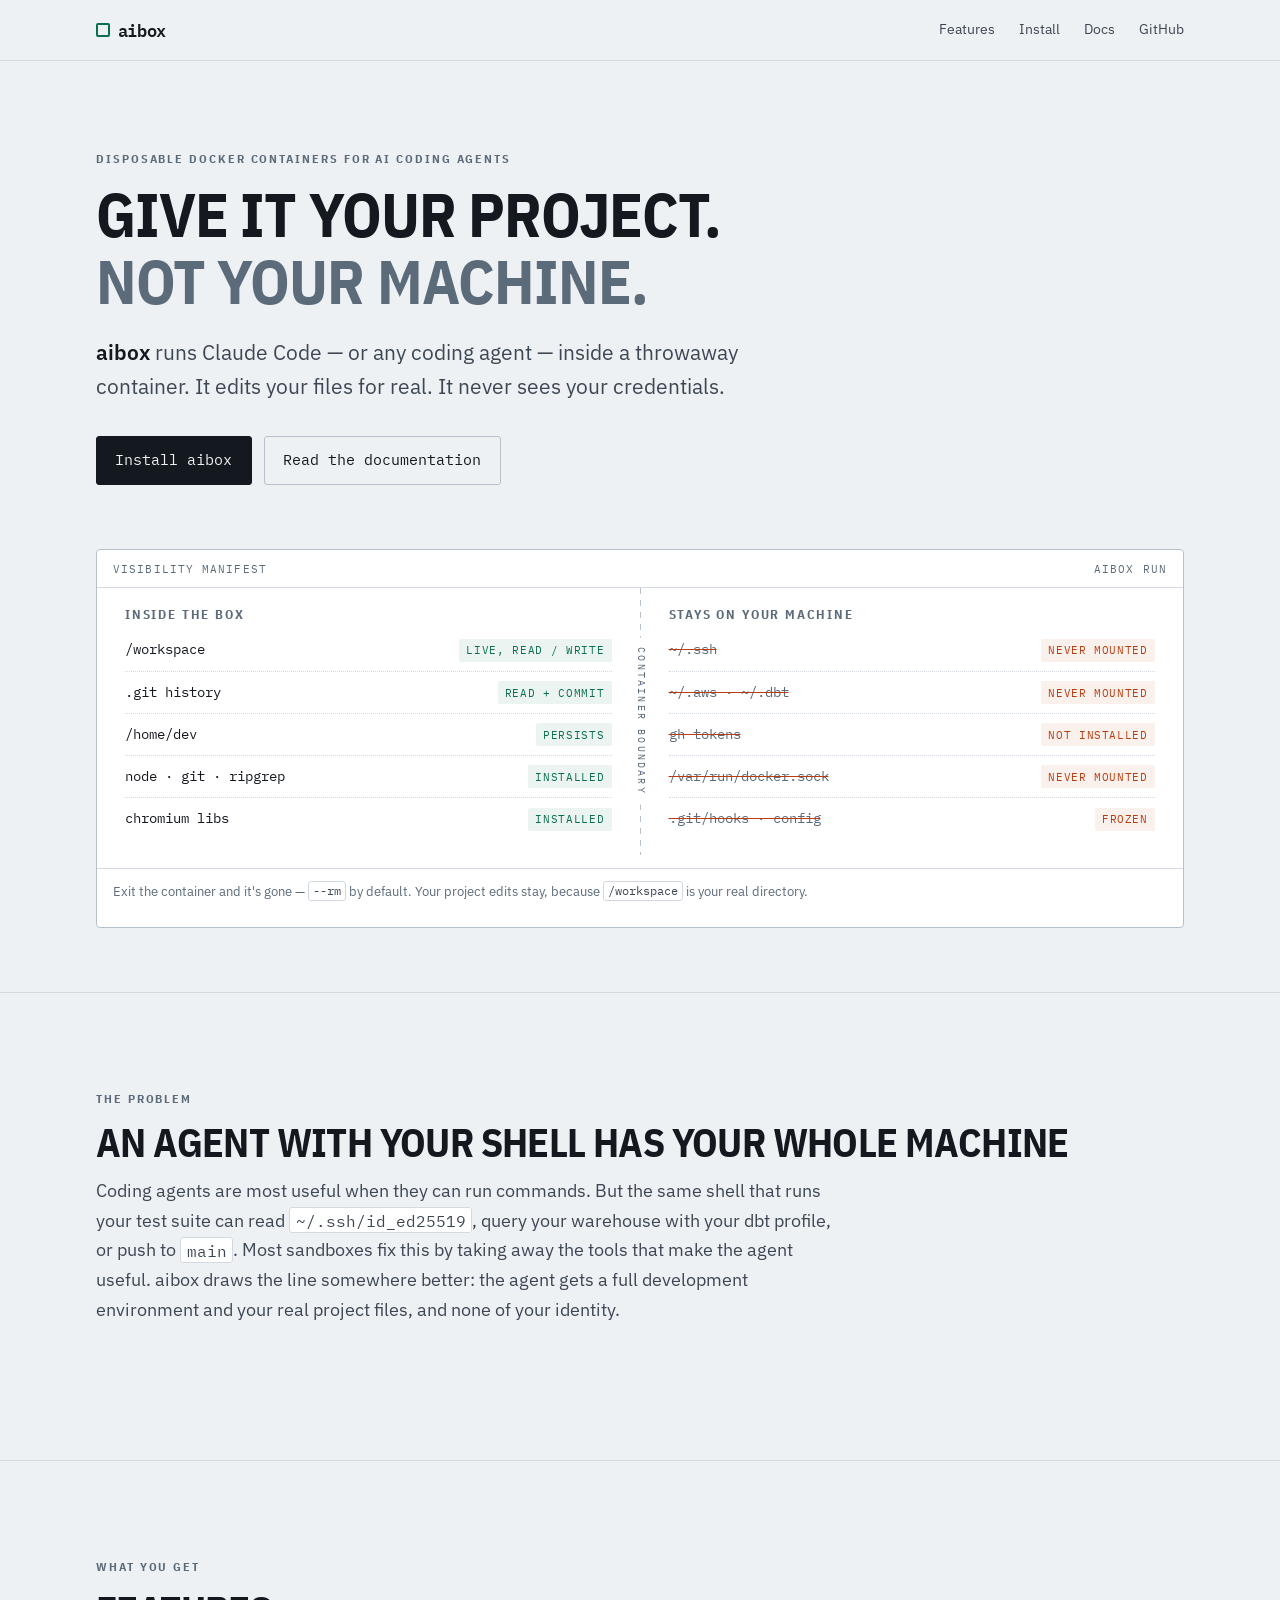
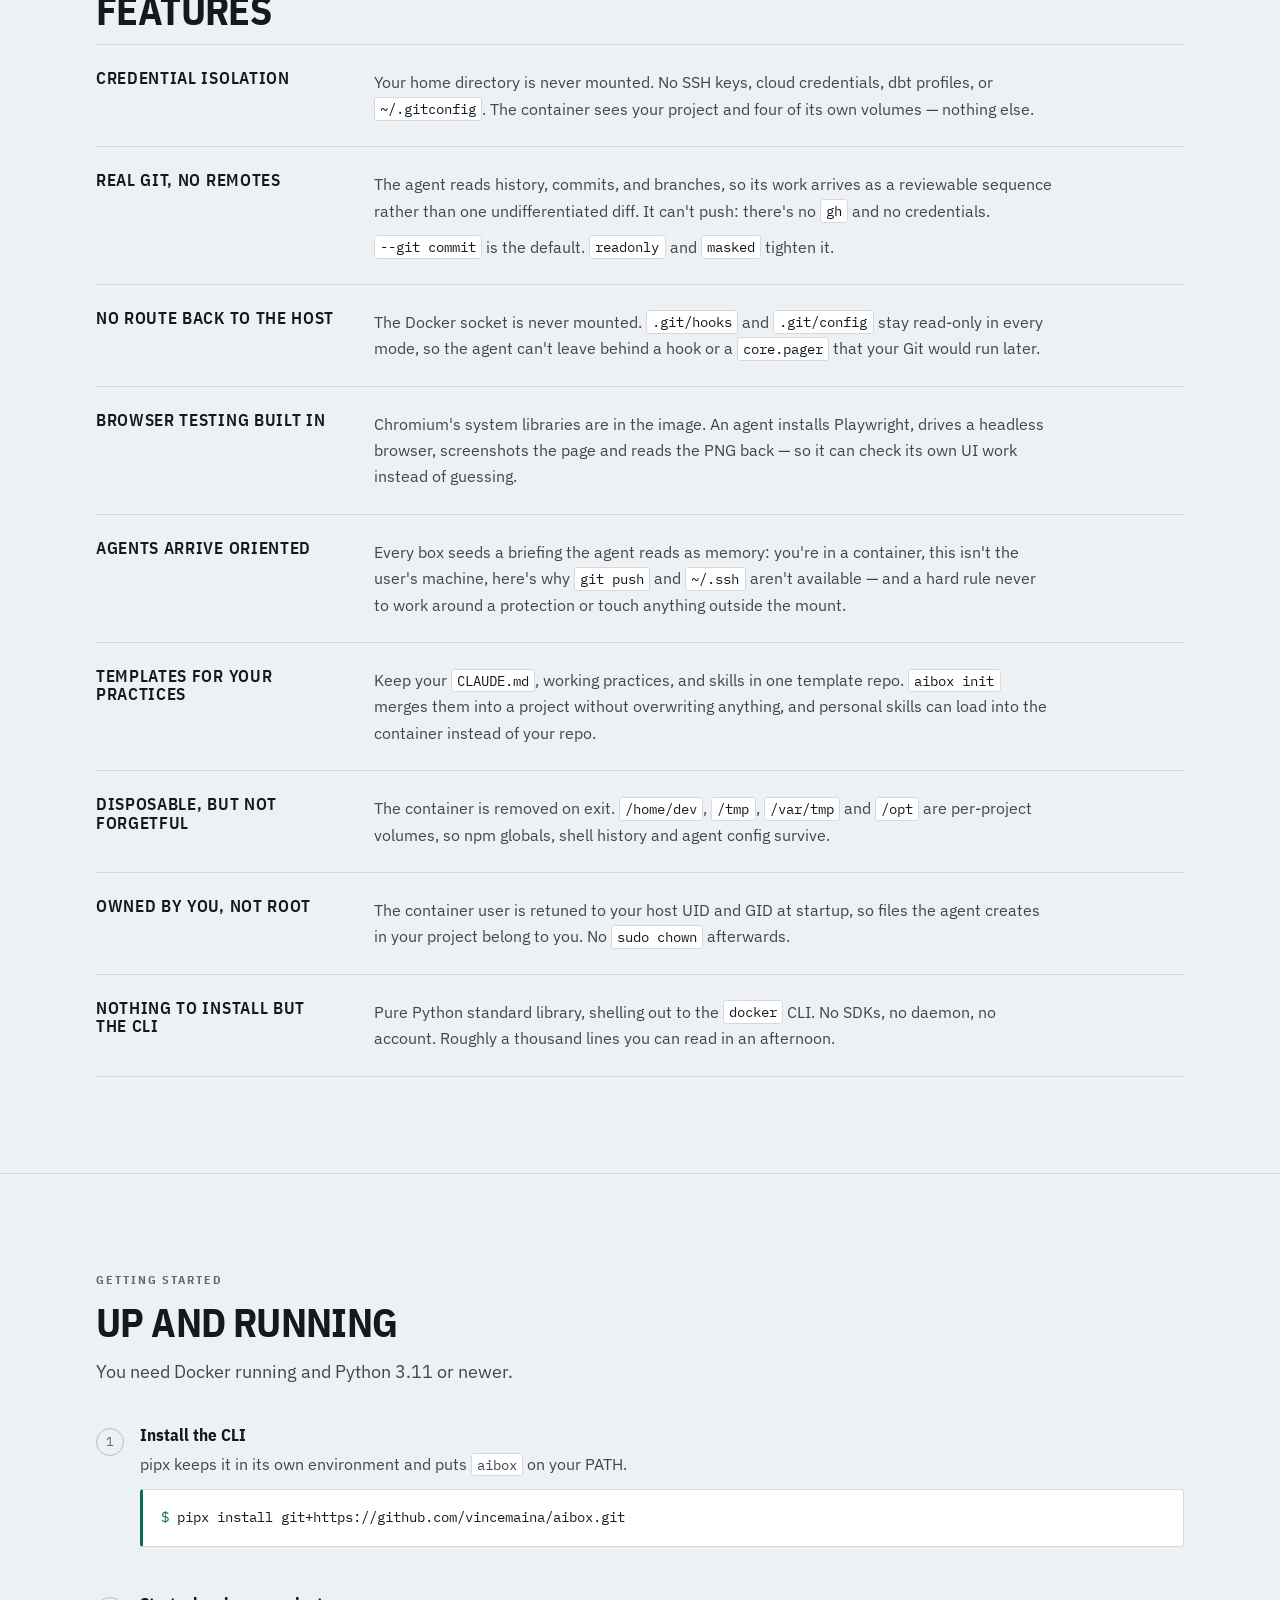
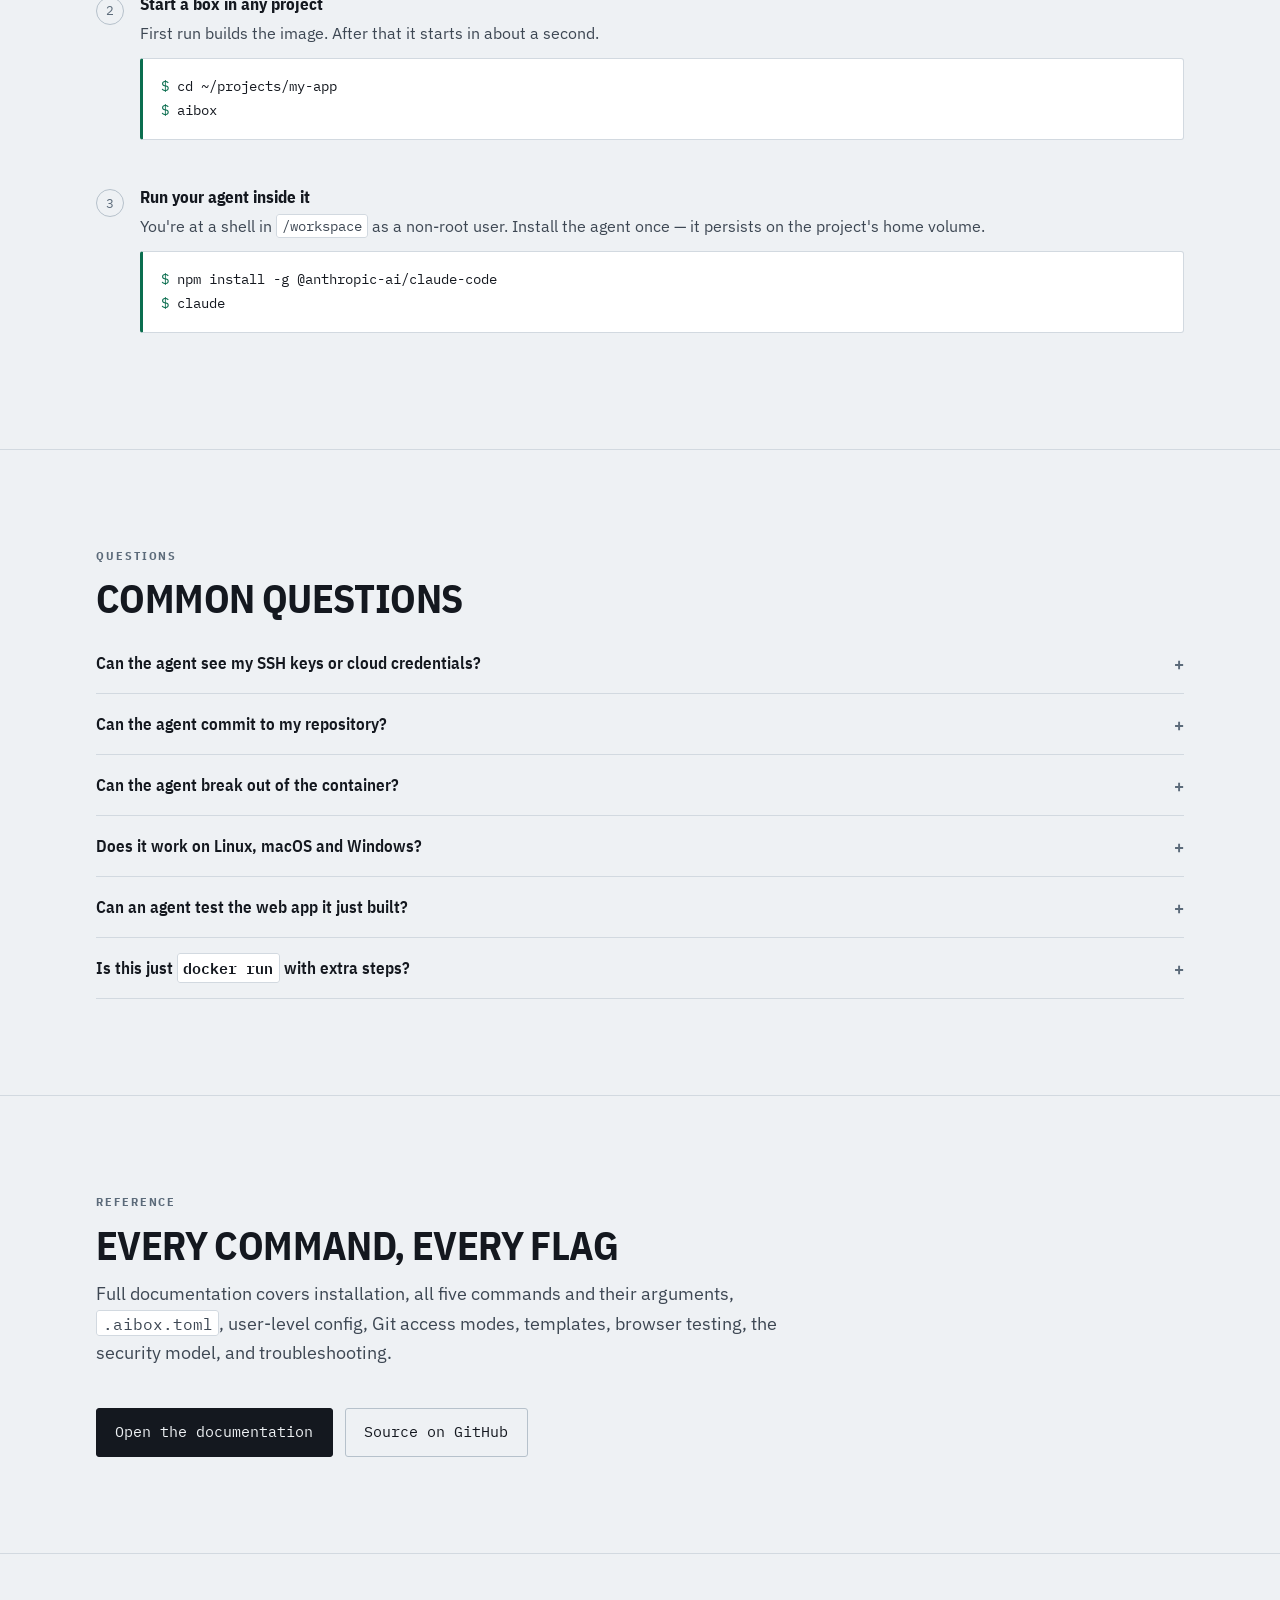
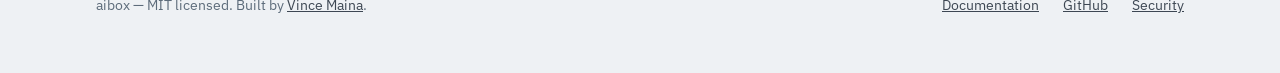
<file: docs/index.html>
<!doctype html>
<html lang="en">
<head>
<meta charset="utf-8">
<meta name="viewport" content="width=device-width, initial-scale=1">

<title>aibox — Disposable Docker Sandboxes for AI Coding Agents</title>
<meta name="description" content="aibox runs Claude Code and other AI coding agents in a throwaway Docker container. The agent edits your project; it never sees your SSH keys, cloud credentials, or Docker socket.">
<link rel="canonical" href="https://vincemaina.github.io/aibox/">

<meta property="og:type" content="website">
<meta property="og:site_name" content="aibox">
<meta property="og:title" content="aibox — Disposable Docker Sandboxes for AI Coding Agents">
<meta property="og:description" content="Give an AI coding agent your project, not your machine. One command starts a throwaway container with no access to your credentials.">
<meta property="og:url" content="https://vincemaina.github.io/aibox/">
<meta property="og:image" content="https://vincemaina.github.io/aibox/og-image.png">
<meta property="og:image:width" content="1200">
<meta property="og:image:height" content="630">
<meta property="og:image:alt" content="aibox — disposable Docker containers for AI coding agents">
<meta name="twitter:card" content="summary_large_image">
<meta name="twitter:title" content="aibox — Disposable Docker Sandboxes for AI Coding Agents">
<meta name="twitter:description" content="Give an AI coding agent your project, not your machine.">
<meta name="twitter:image" content="https://vincemaina.github.io/aibox/og-image.png">

<meta name="theme-color" content="#eef1f4" media="(prefers-color-scheme: light)">
<meta name="theme-color" content="#101419" media="(prefers-color-scheme: dark)">
<link rel="icon" href="data:image/svg+xml,<svg xmlns='http://www.w3.org/2000/svg' viewBox='0 0 32 32'><rect x='5' y='5' width='22' height='22' rx='4' fill='none' stroke='%230b6e4f' stroke-width='4'/></svg>">

<link rel="preconnect" href="https://fonts.googleapis.com">
<link rel="preconnect" href="https://fonts.gstatic.com" crossorigin>
<link href="https://fonts.googleapis.com/css2?family=IBM+Plex+Mono:wght@400;500;600&family=IBM+Plex+Sans+Condensed:wght@600;700&family=IBM+Plex+Sans:wght@400;500;600&display=swap" rel="stylesheet">
<link rel="stylesheet" href="style.css">

<script type="application/ld+json">
{
  "@context": "https://schema.org",
  "@type": "SoftwareApplication",
  "name": "aibox",
  "applicationCategory": "DeveloperApplication",
  "operatingSystem": "macOS, Linux, Windows",
  "description": "A command-line tool that runs AI coding agents such as Claude Code inside disposable Docker containers, isolated from host credentials and the Docker socket.",
  "url": "https://vincemaina.github.io/aibox/",
  "downloadUrl": "https://github.com/vincemaina/aibox",
  "codeRepository": "https://github.com/vincemaina/aibox",
  "programmingLanguage": "Python",
  "license": "https://opensource.org/licenses/MIT",
  "author": { "@type": "Person", "name": "Vince Maina" },
  "offers": { "@type": "Offer", "price": "0", "priceCurrency": "USD" }
}
</script>
<script type="application/ld+json">
{
  "@context": "https://schema.org",
  "@type": "FAQPage",
  "mainEntity": [
    {
      "@type": "Question",
      "name": "Can the AI agent see my SSH keys or cloud credentials?",
      "acceptedAnswer": { "@type": "Answer", "text": "No. Your home directory is never mounted. The container sees only your project at /workspace plus four project-specific Docker volumes, so ~/.ssh, ~/.aws, dbt profiles and GitHub tokens are unreachable." }
    },
    {
      "@type": "Question",
      "name": "Can the agent commit to my repository?",
      "acceptedAnswer": { "@type": "Answer", "text": "Yes. By default the agent can read history, commit, branch and rebase, so it can shape its work into a reviewable history. It cannot push, because no credentials and no GitHub CLI are present in the container." }
    },
    {
      "@type": "Question",
      "name": "Can the agent break out of the container?",
      "acceptedAnswer": { "@type": "Answer", "text": "The Docker socket is never mounted, the container runs as a non-root user matched to your host UID, and the two Git paths that would make host-side Git execute code — .git/hooks and .git/config — are held read-only in every mode." }
    },
    {
      "@type": "Question",
      "name": "Does aibox work on Linux, macOS and Windows?",
      "acceptedAnswer": { "@type": "Answer", "text": "Yes. It needs Python 3.11 or newer and a running Docker daemon. On Linux an entrypoint script matches the container user to your host UID and GID so files you create stay owned by you." }
    },
    {
      "@type": "Question",
      "name": "Can an AI agent test the web app it just built?",
      "acceptedAnswer": { "@type": "Answer", "text": "Yes. Chromium's system libraries ship in the image, so an agent can install Playwright, drive a headless browser, screenshot the page and read the image back to check its own work." }
    }
  ]
}
</script>
</head>
<body>

<header class="masthead">
  <div class="wrap masthead__inner">
    <a class="wordmark" href="./">aibox</a>
    <nav>
      <a href="#features">Features</a>
      <a href="#install">Install</a>
      <a href="documentation.html">Docs</a>
      <a href="https://github.com/vincemaina/aibox">GitHub</a>
    </nav>
  </div>
</header>

<main>

<section class="wrap hero">
  <p class="eyebrow">Disposable Docker containers for AI coding agents</p>
  <h1>Give it your project.<em>Not your machine.</em></h1>
  <p class="hero__sub">
    <strong>aibox</strong> runs Claude Code — or any coding agent — inside a throwaway
    container. It edits your files for real. It never sees your credentials.
  </p>
  <div class="actions">
    <a class="btn" href="#install">Install aibox</a>
    <a class="btn btn--ghost" href="documentation.html">Read the documentation</a>
  </div>

  <!-- Signature element: the boundary itself, as a manifest. -->
  <div class="ledger">
    <div class="ledger__head">
      <span>Visibility manifest</span>
      <span>aibox run</span>
    </div>

    <div class="ledger__col ledger__col--in">
      <h2>Inside the box</h2>
      <ul>
        <li><span>/workspace</span><span class="tag tag--allow">live, read / write</span></li>
        <li><span>.git history</span><span class="tag tag--allow">read + commit</span></li>
        <li><span>/home/dev</span><span class="tag tag--allow">persists</span></li>
        <li><span>node · git · ripgrep</span><span class="tag tag--allow">installed</span></li>
        <li><span>chromium libs</span><span class="tag tag--allow">installed</span></li>
      </ul>
    </div>

    <div class="ledger__spine"><span>container boundary</span></div>

    <div class="ledger__col ledger__col--out">
      <h2>Stays on your machine</h2>
      <ul>
        <li><span>~/.ssh</span><span class="tag tag--deny">never mounted</span></li>
        <li><span>~/.aws · ~/.dbt</span><span class="tag tag--deny">never mounted</span></li>
        <li><span>gh tokens</span><span class="tag tag--deny">not installed</span></li>
        <li><span>/var/run/docker.sock</span><span class="tag tag--deny">never mounted</span></li>
        <li><span>.git/hooks · config</span><span class="tag tag--deny">frozen</span></li>
      </ul>
    </div>

    <p class="ledger__foot">
      Exit the container and it's gone — <code>--rm</code> by default. Your project edits
      stay, because <code>/workspace</code> is your real directory.
    </p>
  </div>
</section>

<section class="band" id="why">
  <div class="wrap">
    <p class="eyebrow">The problem</p>
    <h2>An agent with your shell has your whole machine</h2>
    <p class="lede">
      Coding agents are most useful when they can run commands. But the same shell that runs
      your test suite can read <code>~/.ssh/id_ed25519</code>, query your warehouse with your
      dbt profile, or push to <code>main</code>. Most sandboxes fix this by taking away the
      tools that make the agent useful. aibox draws the line somewhere better: the agent gets
      a full development environment and your real project files, and none of your identity.
    </p>
  </div>
</section>

<section class="band" id="features">
  <div class="wrap">
    <p class="eyebrow">What you get</p>
    <h2>Features</h2>

    <div class="specs">
      <div class="spec">
        <h3>Credential isolation</h3>
        <p>Your home directory is never mounted. No SSH keys, cloud credentials, dbt profiles, or <code>~/.gitconfig</code>. The container sees your project and four of its own volumes — nothing else.</p>
      </div>
      <div class="spec">
        <h3>Real Git, no remotes</h3>
        <p>The agent reads history, commits, and branches, so its work arrives as a reviewable sequence rather than one undifferentiated diff. It can't push: there's no <code>gh</code> and no credentials.</p>
        <p><code>--git commit</code> is the default. <code>readonly</code> and <code>masked</code> tighten it.</p>
      </div>
      <div class="spec">
        <h3>No route back to the host</h3>
        <p>The Docker socket is never mounted. <code>.git/hooks</code> and <code>.git/config</code> stay read-only in every mode, so the agent can't leave behind a hook or a <code>core.pager</code> that your Git would run later.</p>
      </div>
      <div class="spec">
        <h3>Browser testing built in</h3>
        <p>Chromium's system libraries are in the image. An agent installs Playwright, drives a headless browser, screenshots the page and reads the PNG back — so it can check its own UI work instead of guessing.</p>
      </div>
      <div class="spec">
        <h3>Agents arrive oriented</h3>
        <p>Every box seeds a briefing the agent reads as memory: you're in a container, this isn't the user's machine, here's why <code>git push</code> and <code>~/.ssh</code> aren't available — and a hard rule never to work around a protection or touch anything outside the mount.</p>
      </div>
      <div class="spec">
        <h3>Templates for your practices</h3>
        <p>Keep your <code>CLAUDE.md</code>, working practices, and skills in one template repo. <code>aibox init</code> merges them into a project without overwriting anything, and personal skills can load into the container instead of your repo.</p>
      </div>
      <div class="spec">
        <h3>Disposable, but not forgetful</h3>
        <p>The container is removed on exit. <code>/home/dev</code>, <code>/tmp</code>, <code>/var/tmp</code> and <code>/opt</code> are per-project volumes, so npm globals, shell history and agent config survive.</p>
      </div>
      <div class="spec">
        <h3>Owned by you, not root</h3>
        <p>The container user is retuned to your host UID and GID at startup, so files the agent creates in your project belong to you. No <code>sudo chown</code> afterwards.</p>
      </div>
      <div class="spec">
        <h3>Nothing to install but the CLI</h3>
        <p>Pure Python standard library, shelling out to the <code>docker</code> CLI. No SDKs, no daemon, no account. Roughly a thousand lines you can read in an afternoon.</p>
      </div>
    </div>
  </div>
</section>

<section class="band" id="install">
  <div class="wrap">
    <p class="eyebrow">Getting started</p>
    <h2>Up and running</h2>
    <p class="lede">You need Docker running and Python 3.11 or newer.</p>

    <div class="steps">
      <div class="step">
        <h3>Install the CLI</h3>
        <p>pipx keeps it in its own environment and puts <code>aibox</code> on your PATH.</p>
<pre><code><span class="p">$</span> pipx install git+https://github.com/vincemaina/aibox.git</code></pre>
      </div>
      <div class="step">
        <h3>Start a box in any project</h3>
        <p>First run builds the image. After that it starts in about a second.</p>
<pre><code><span class="p">$</span> cd ~/projects/my-app
<span class="p">$</span> aibox</code></pre>
      </div>
      <div class="step">
        <h3>Run your agent inside it</h3>
        <p>You're at a shell in <code>/workspace</code> as a non-root user. Install the agent once — it persists on the project's home volume.</p>
<pre><code><span class="p">$</span> npm install -g @anthropic-ai/claude-code
<span class="p">$</span> claude</code></pre>
      </div>
    </div>
  </div>
</section>

<section class="band faq" id="faq">
  <div class="wrap">
    <p class="eyebrow">Questions</p>
    <h2>Common questions</h2>

    <details>
      <summary><span>Can the agent see my SSH keys or cloud credentials?</span></summary>
      <p>No. Your home directory is never mounted. The container sees your project at <code>/workspace</code> plus four project-specific Docker volumes, so <code>~/.ssh</code>, <code>~/.aws</code>, dbt profiles and GitHub tokens are simply not reachable from inside.</p>
    </details>
    <details>
      <summary><span>Can the agent commit to my repository?</span></summary>
      <p>Yes, and that's the default. It can read history, commit, branch and rebase, so it can arrange its work into a history you can review. It cannot push — there are no credentials and no GitHub CLI in the container. Protecting shared history is the remote's job, via branch protection rules.</p>
    </details>
    <details>
      <summary><span>Can the agent break out of the container?</span></summary>
      <p>The Docker socket is never mounted, so it can't talk to the daemon that runs it. It runs as a non-root user. And the two Git paths that would cause code to run on your machine later — <code>.git/hooks</code> and <code>.git/config</code> — are held read-only in every mode, including when the agent is allowed to commit.</p>
    </details>
    <details>
      <summary><span>Does it work on Linux, macOS and Windows?</span></summary>
      <p>Yes. On Linux, Docker Engine needs your user in the <code>docker</code> group, and an entrypoint script matches the container user to your host UID and GID so files stay owned by you. On Windows use Docker Desktop or WSL2. Podman is not supported yet.</p>
    </details>
    <details>
      <summary><span>Can an agent test the web app it just built?</span></summary>
      <p>Yes. Chromium's system libraries ship in the image — the part that needs root and so can't be installed from inside. The agent installs Playwright, screenshots the page into <code>/workspace</code>, and reads the image back. No GUI is involved; agents see by reading image files.</p>
    </details>
    <details>
      <summary><span>Is this just <code>docker run</code> with extra steps?</span></summary>
      <p>It's the specific set of flags you'd otherwise get wrong. Stable per-project identity and volumes, host UID matching, terminal colour passthrough, and the Git protections above. You could write the command by hand; you'd write it differently in every project.</p>
    </details>
  </div>
</section>

<section class="band" id="next">
  <div class="wrap">
    <p class="eyebrow">Reference</p>
    <h2>Every command, every flag</h2>
    <p class="lede">Full documentation covers installation, all five commands and their arguments, <code>.aibox.toml</code>, user-level config, Git access modes, templates, browser testing, the security model, and troubleshooting.</p>
    <div class="actions">
      <a class="btn" href="documentation.html">Open the documentation</a>
      <a class="btn btn--ghost" href="https://github.com/vincemaina/aibox">Source on GitHub</a>
    </div>
  </div>
</section>

</main>

<footer class="footer">
  <div class="wrap footer__inner">
    <span>aibox — MIT licensed. Built by <a href="https://github.com/vincemaina">Vince Maina</a>.</span>
    <nav>
      <a href="documentation.html">Documentation</a>
      <a href="https://github.com/vincemaina/aibox">GitHub</a>
      <a href="https://github.com/vincemaina/aibox/blob/main/SECURITY.md">Security</a>
    </nav>
  </div>
</footer>

</body>
</html>
</file>
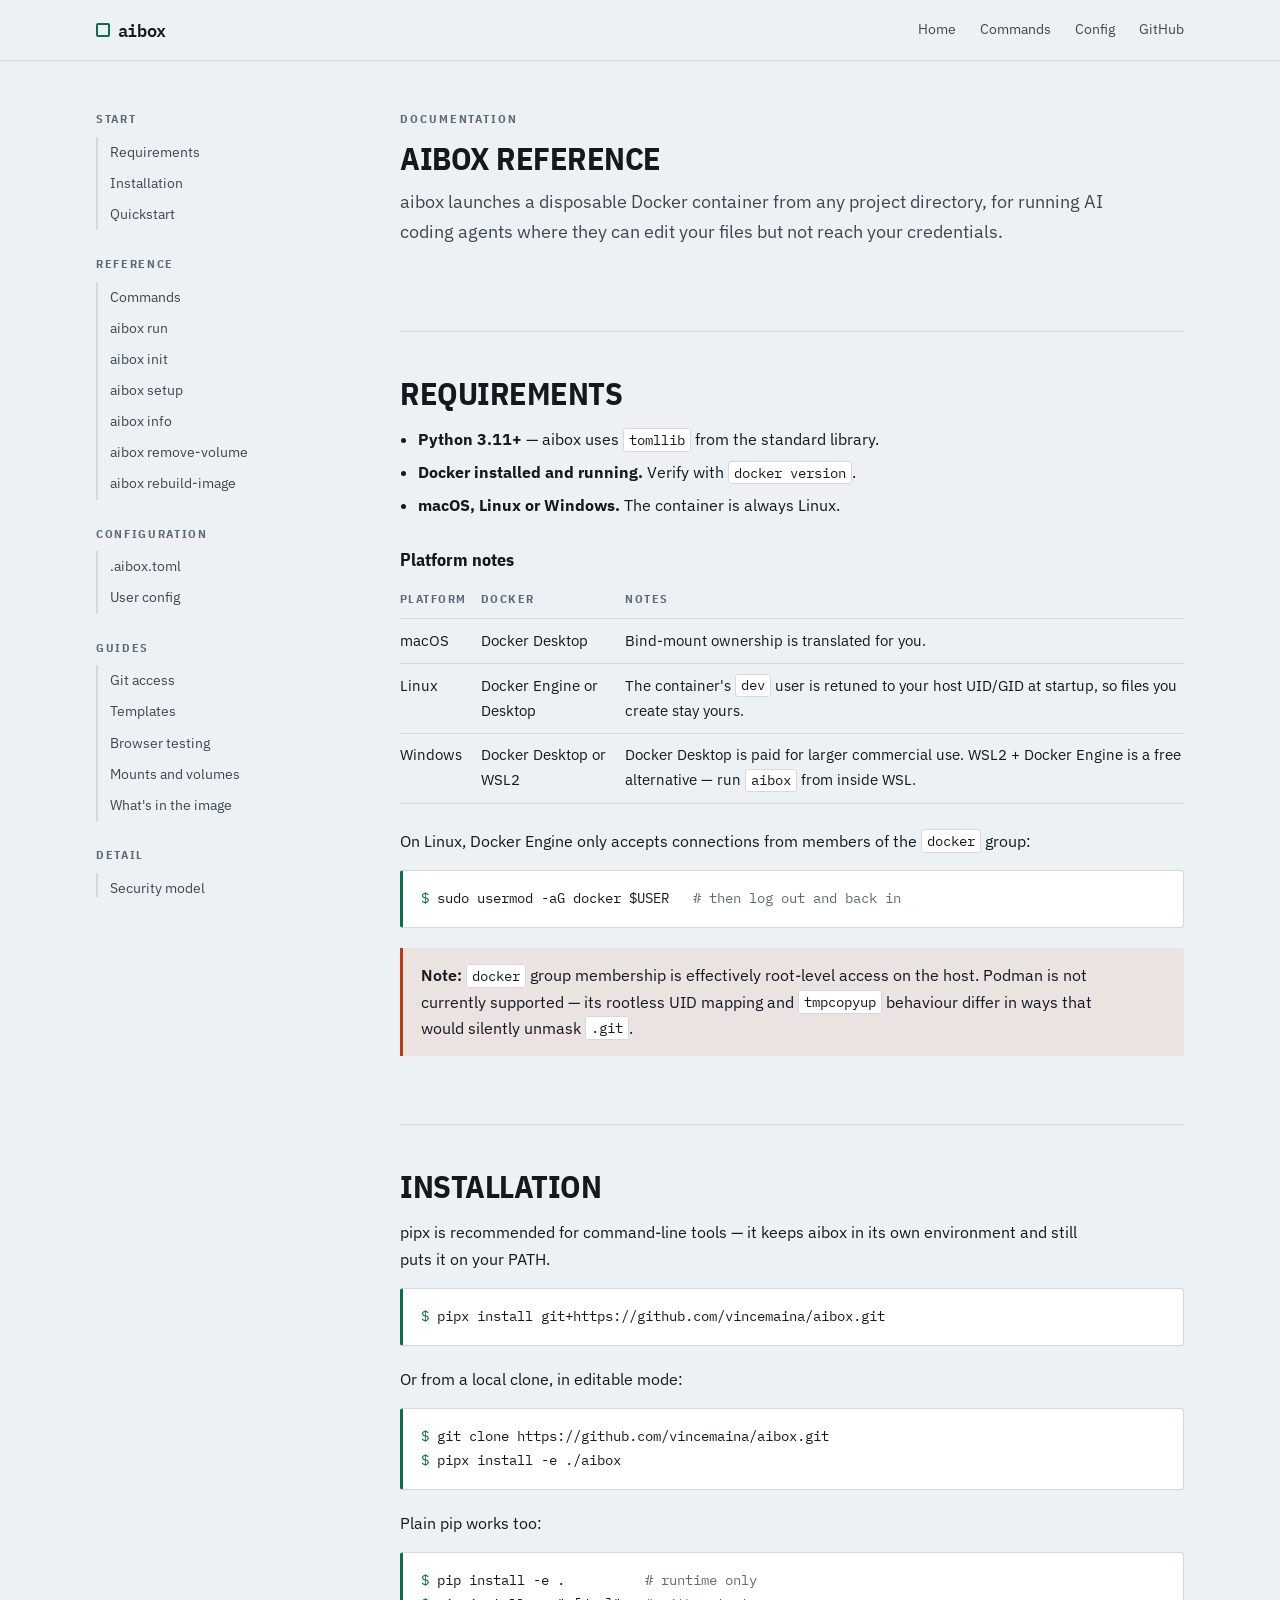
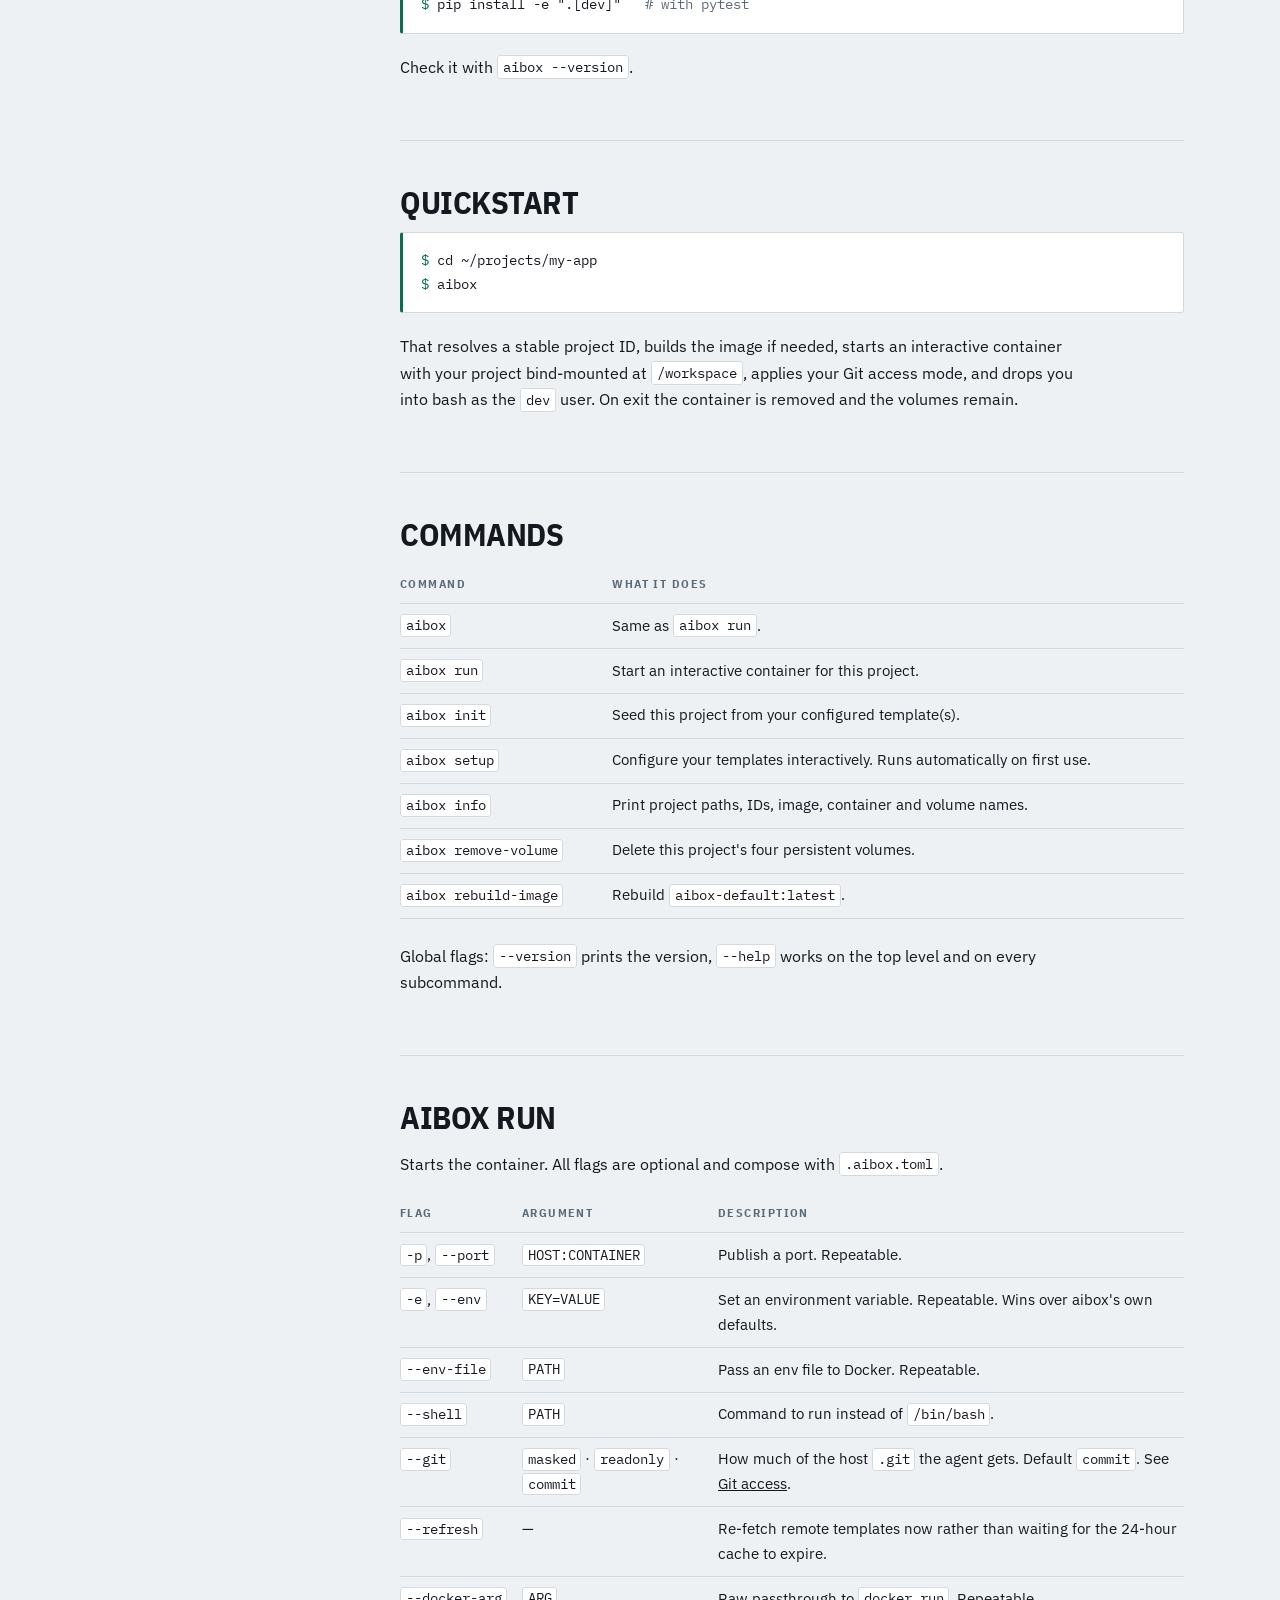
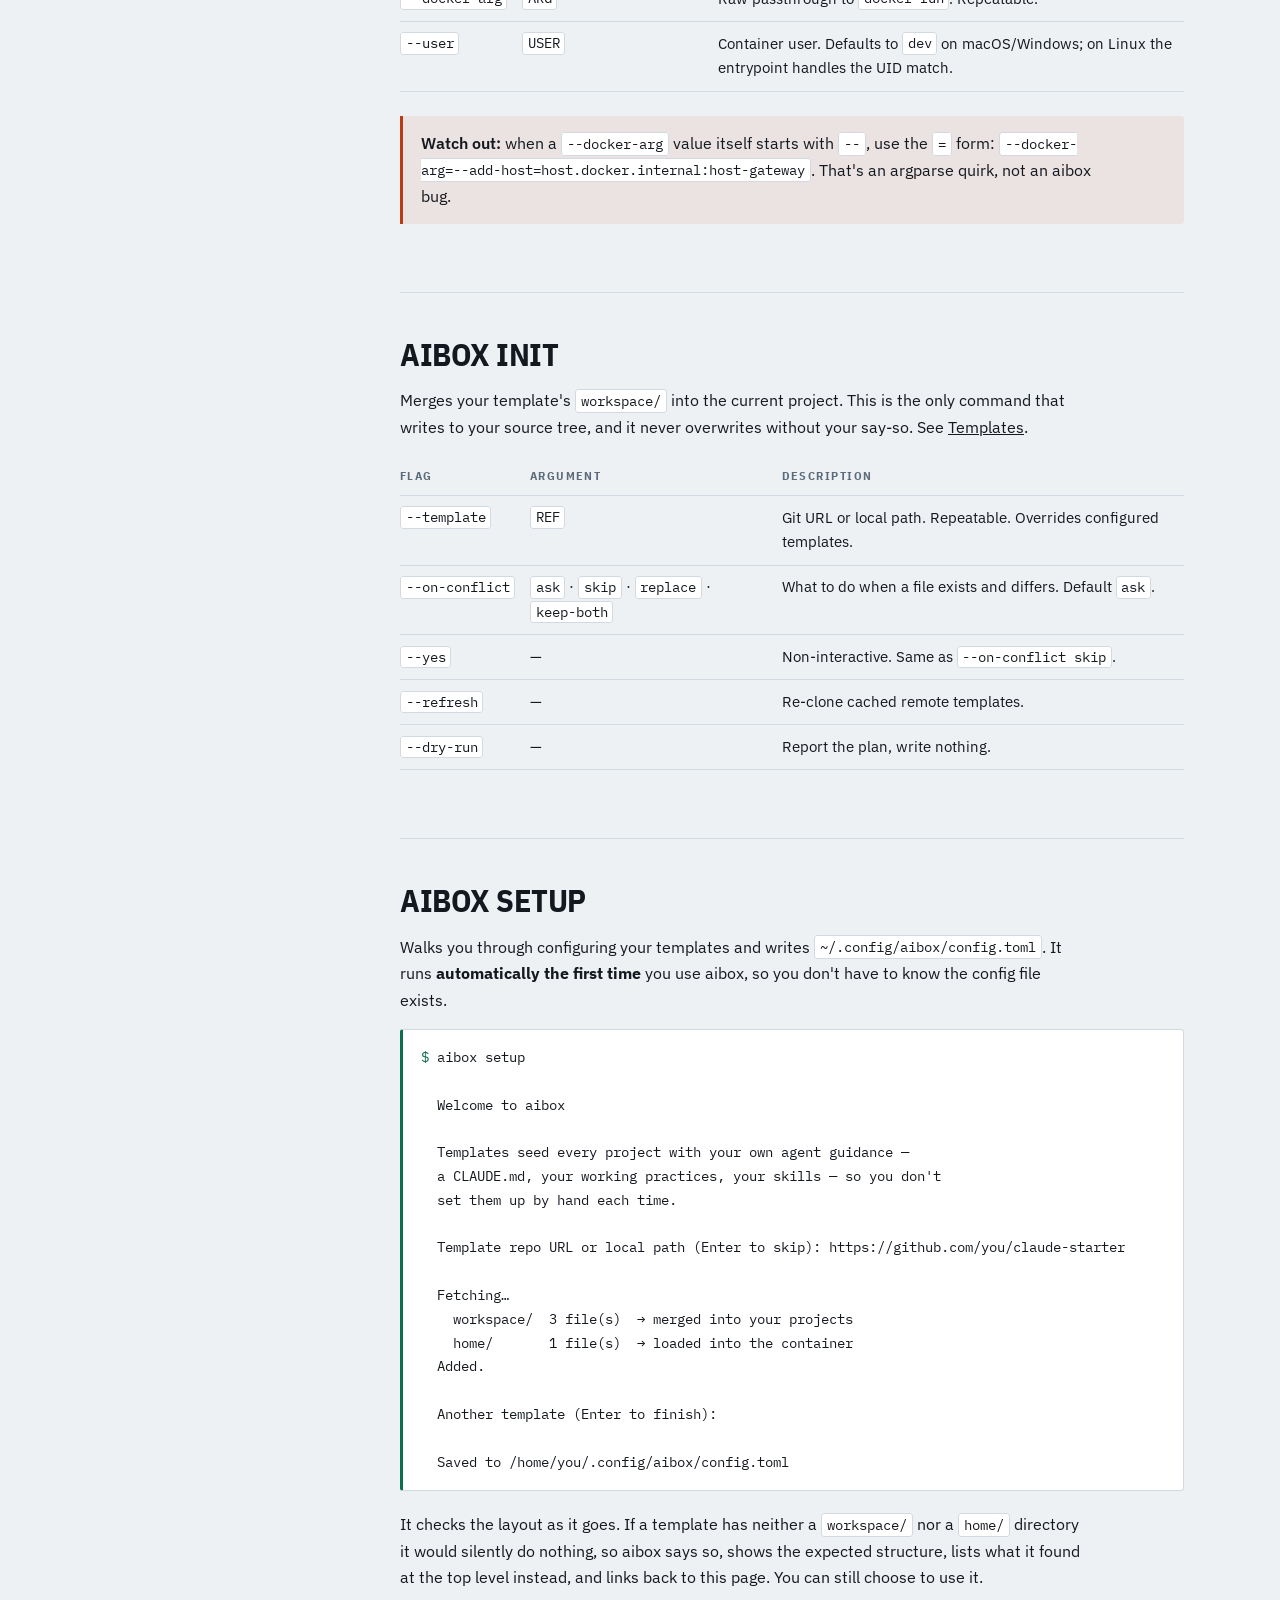
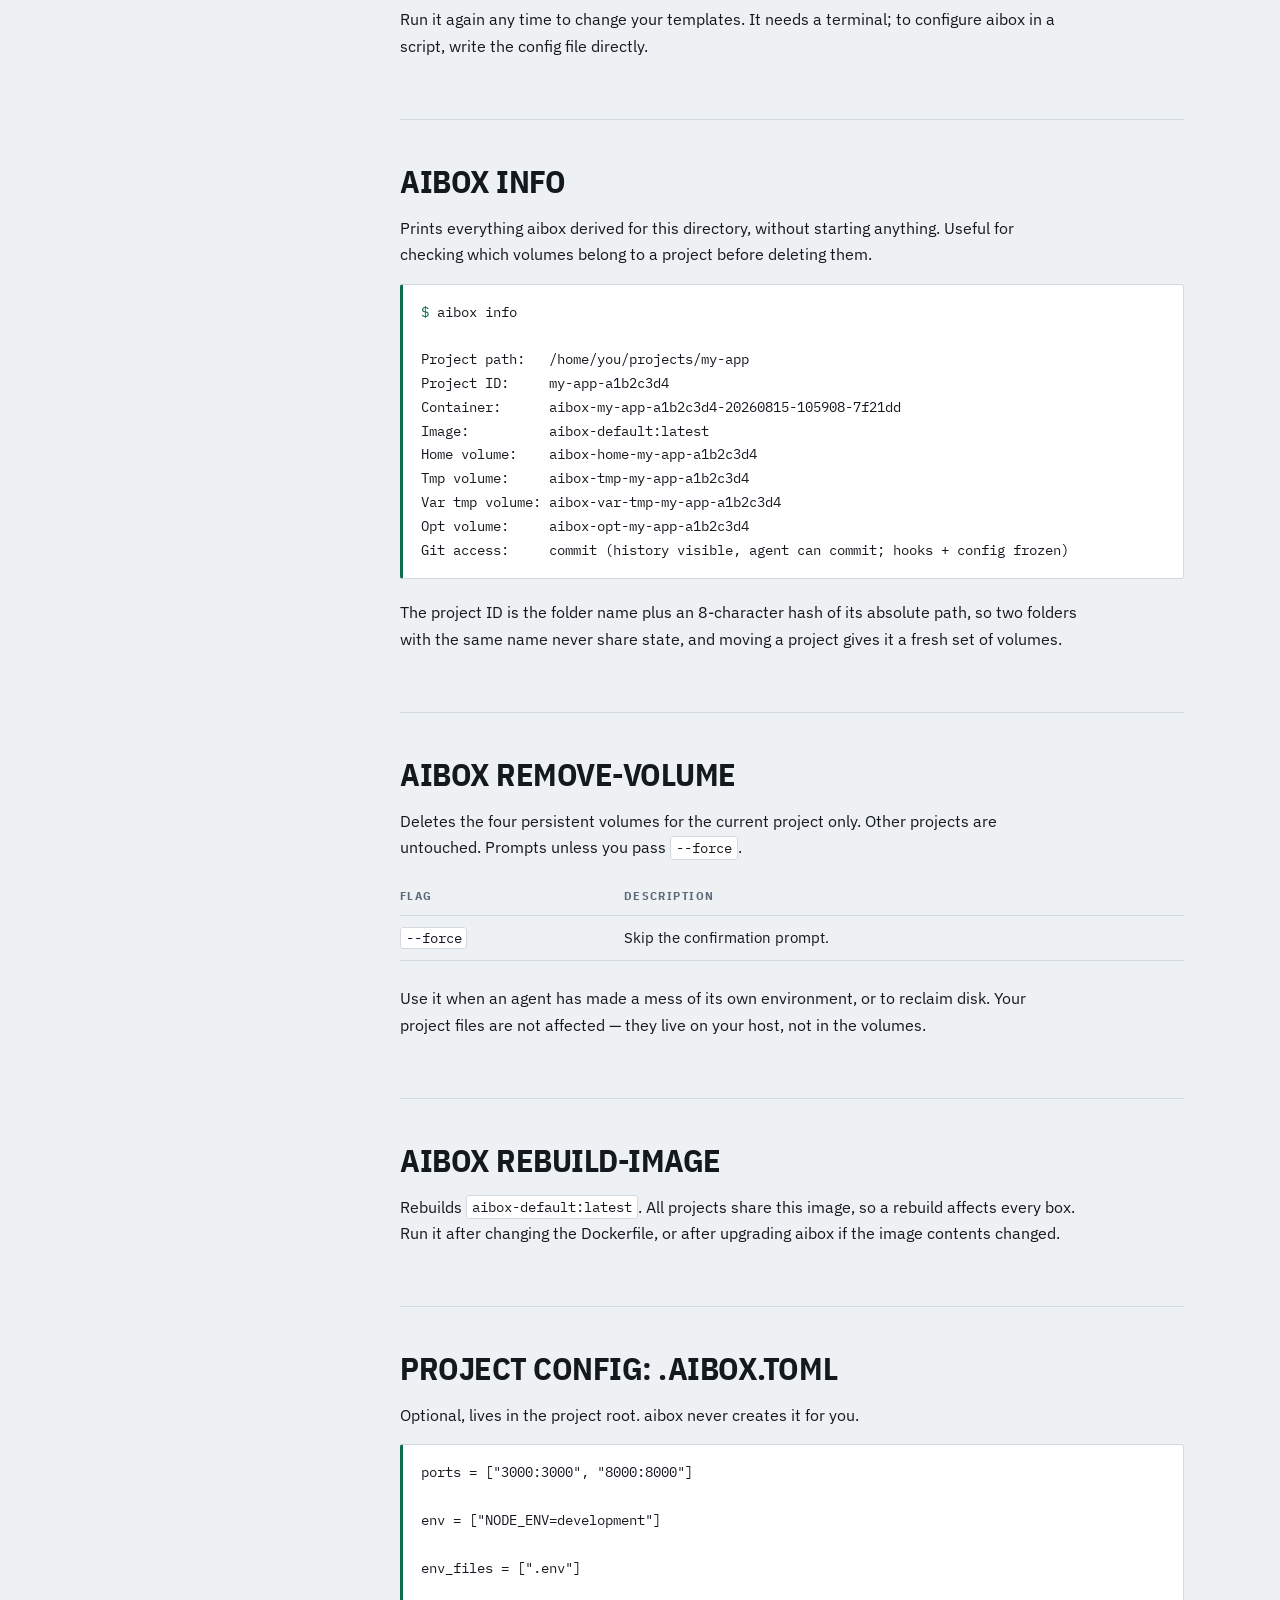
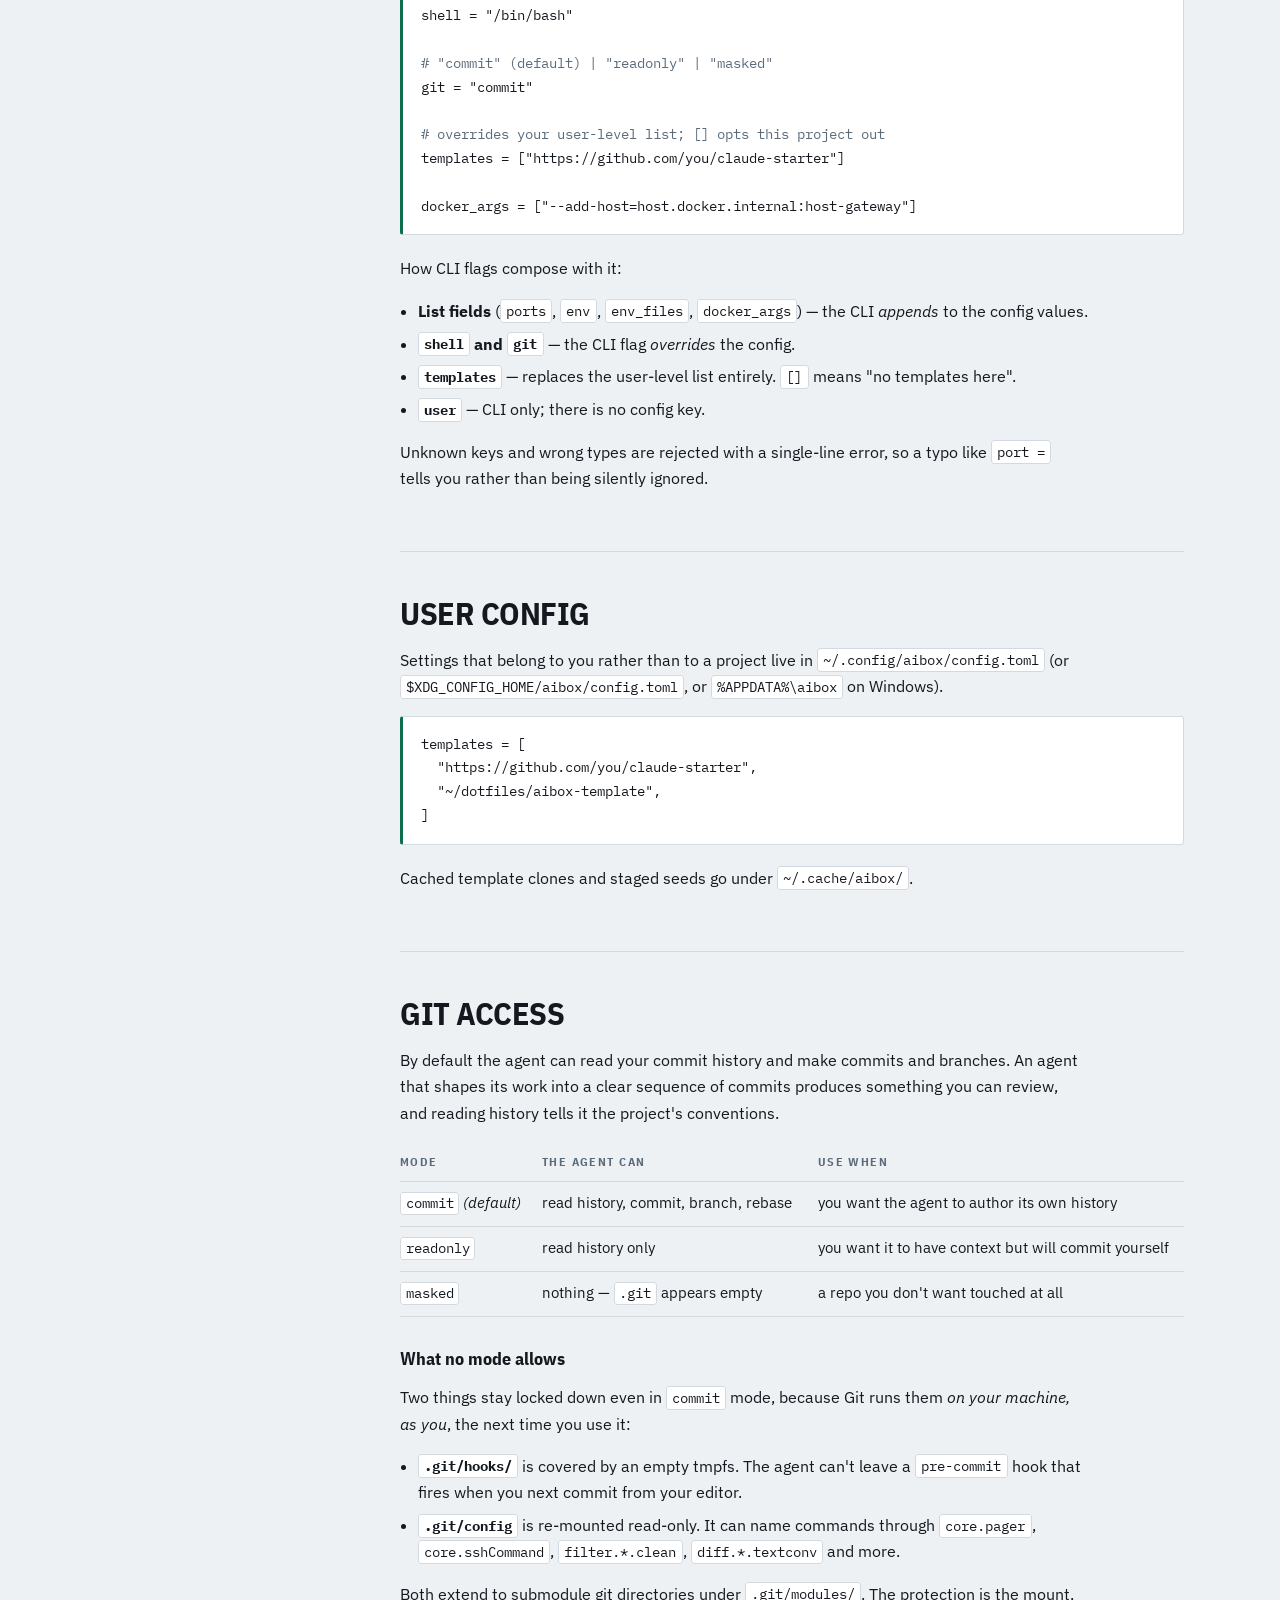
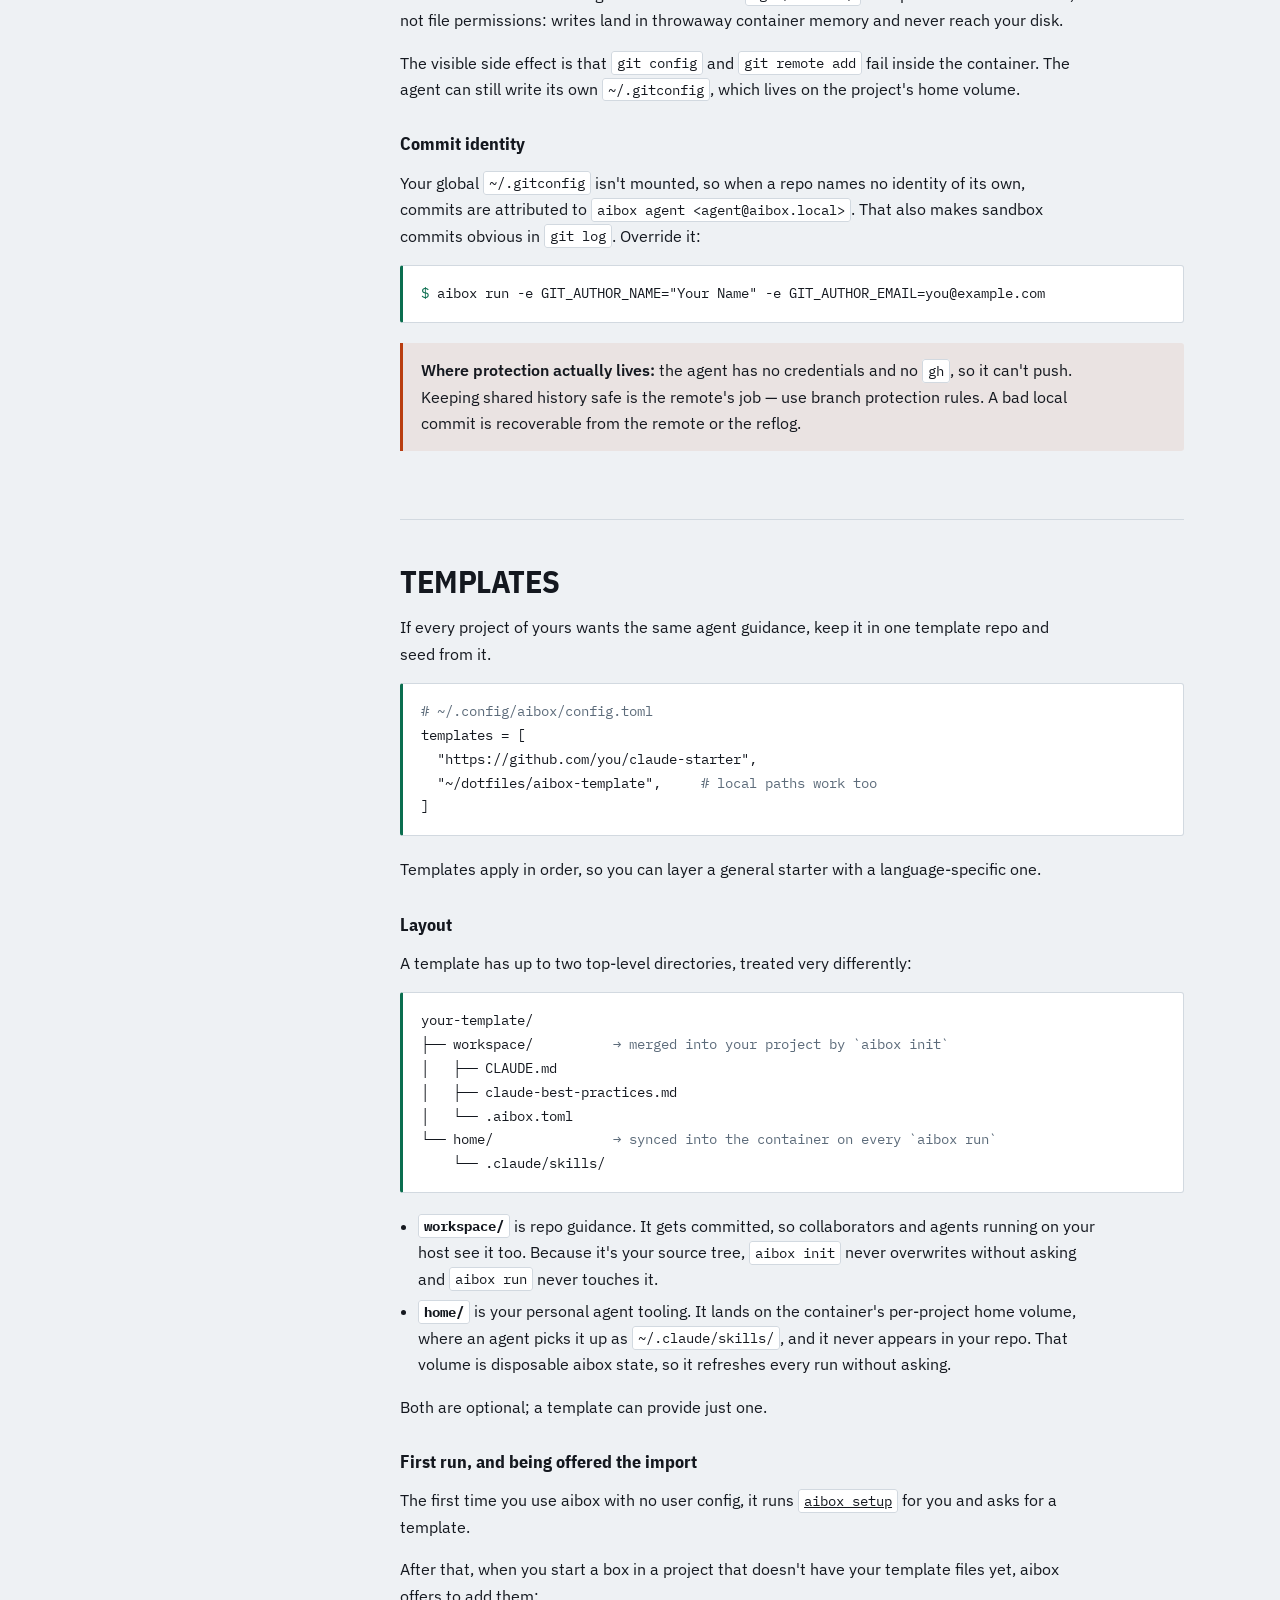
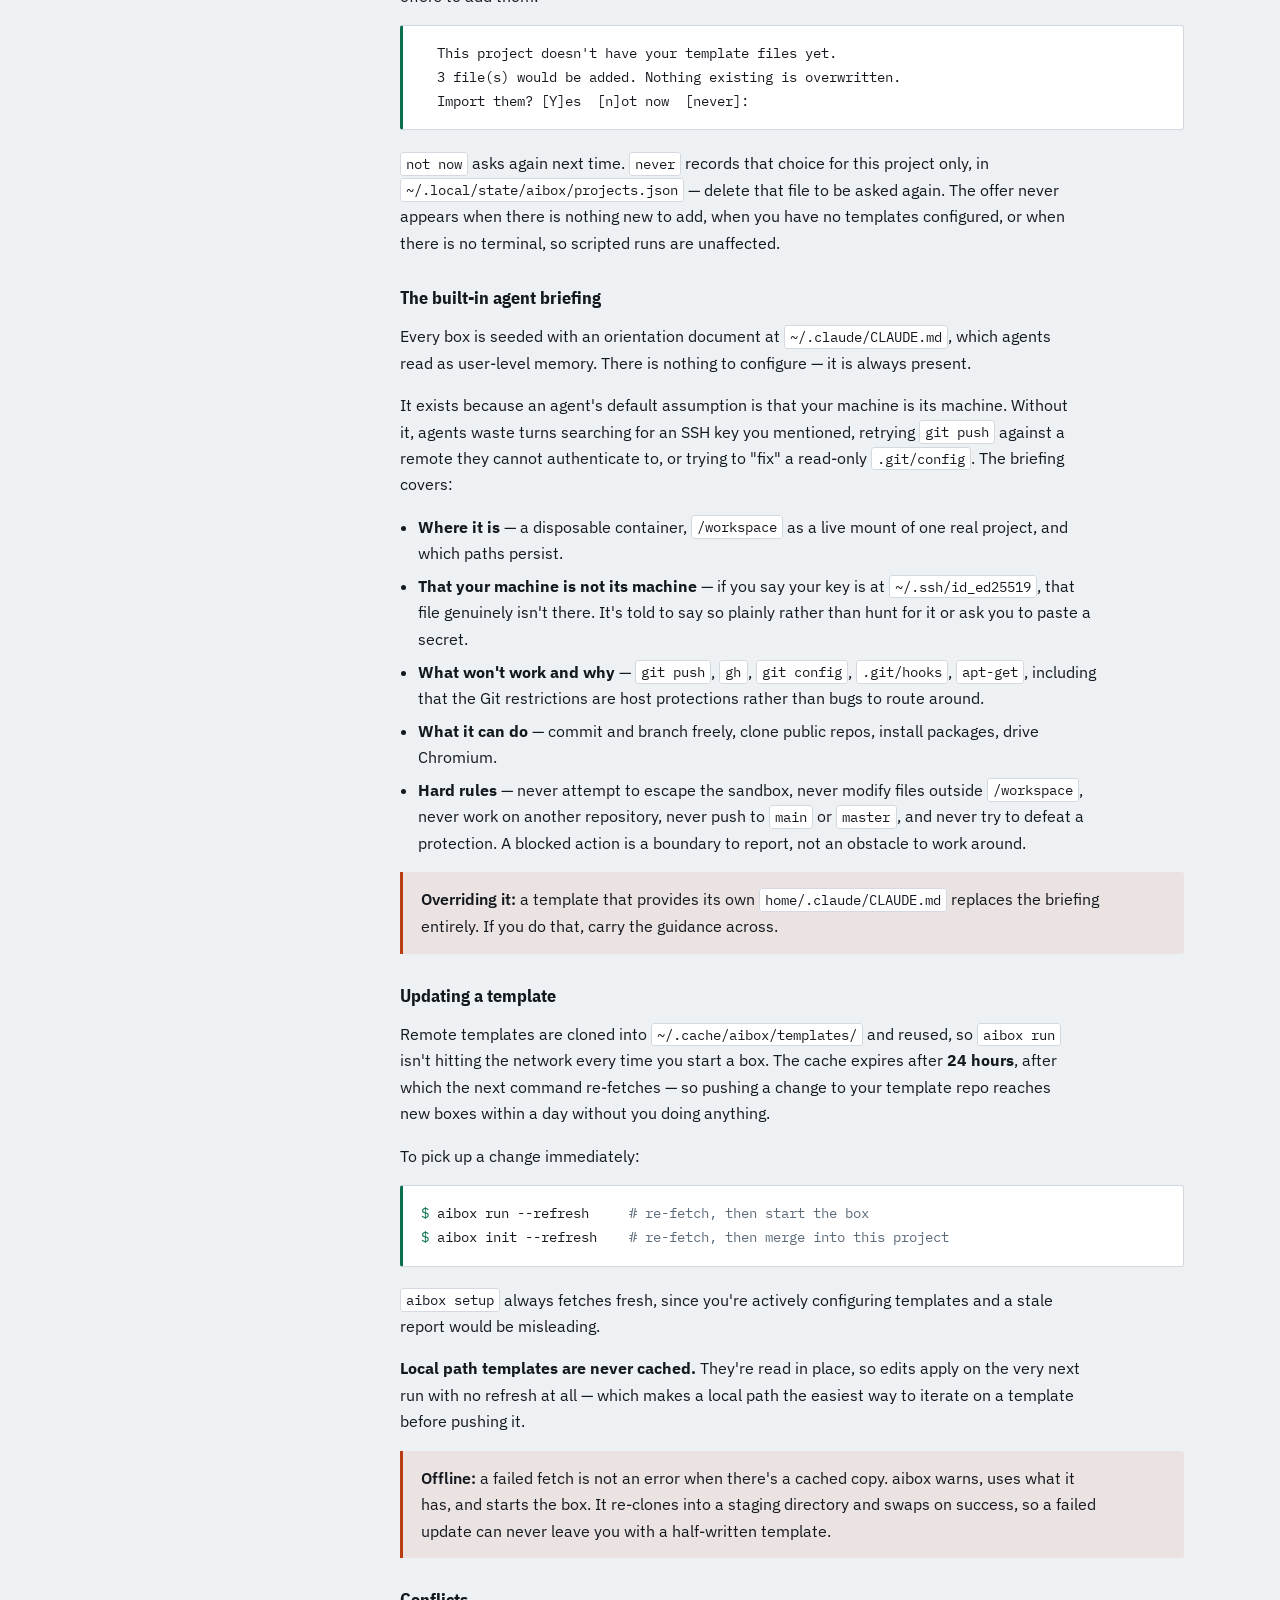
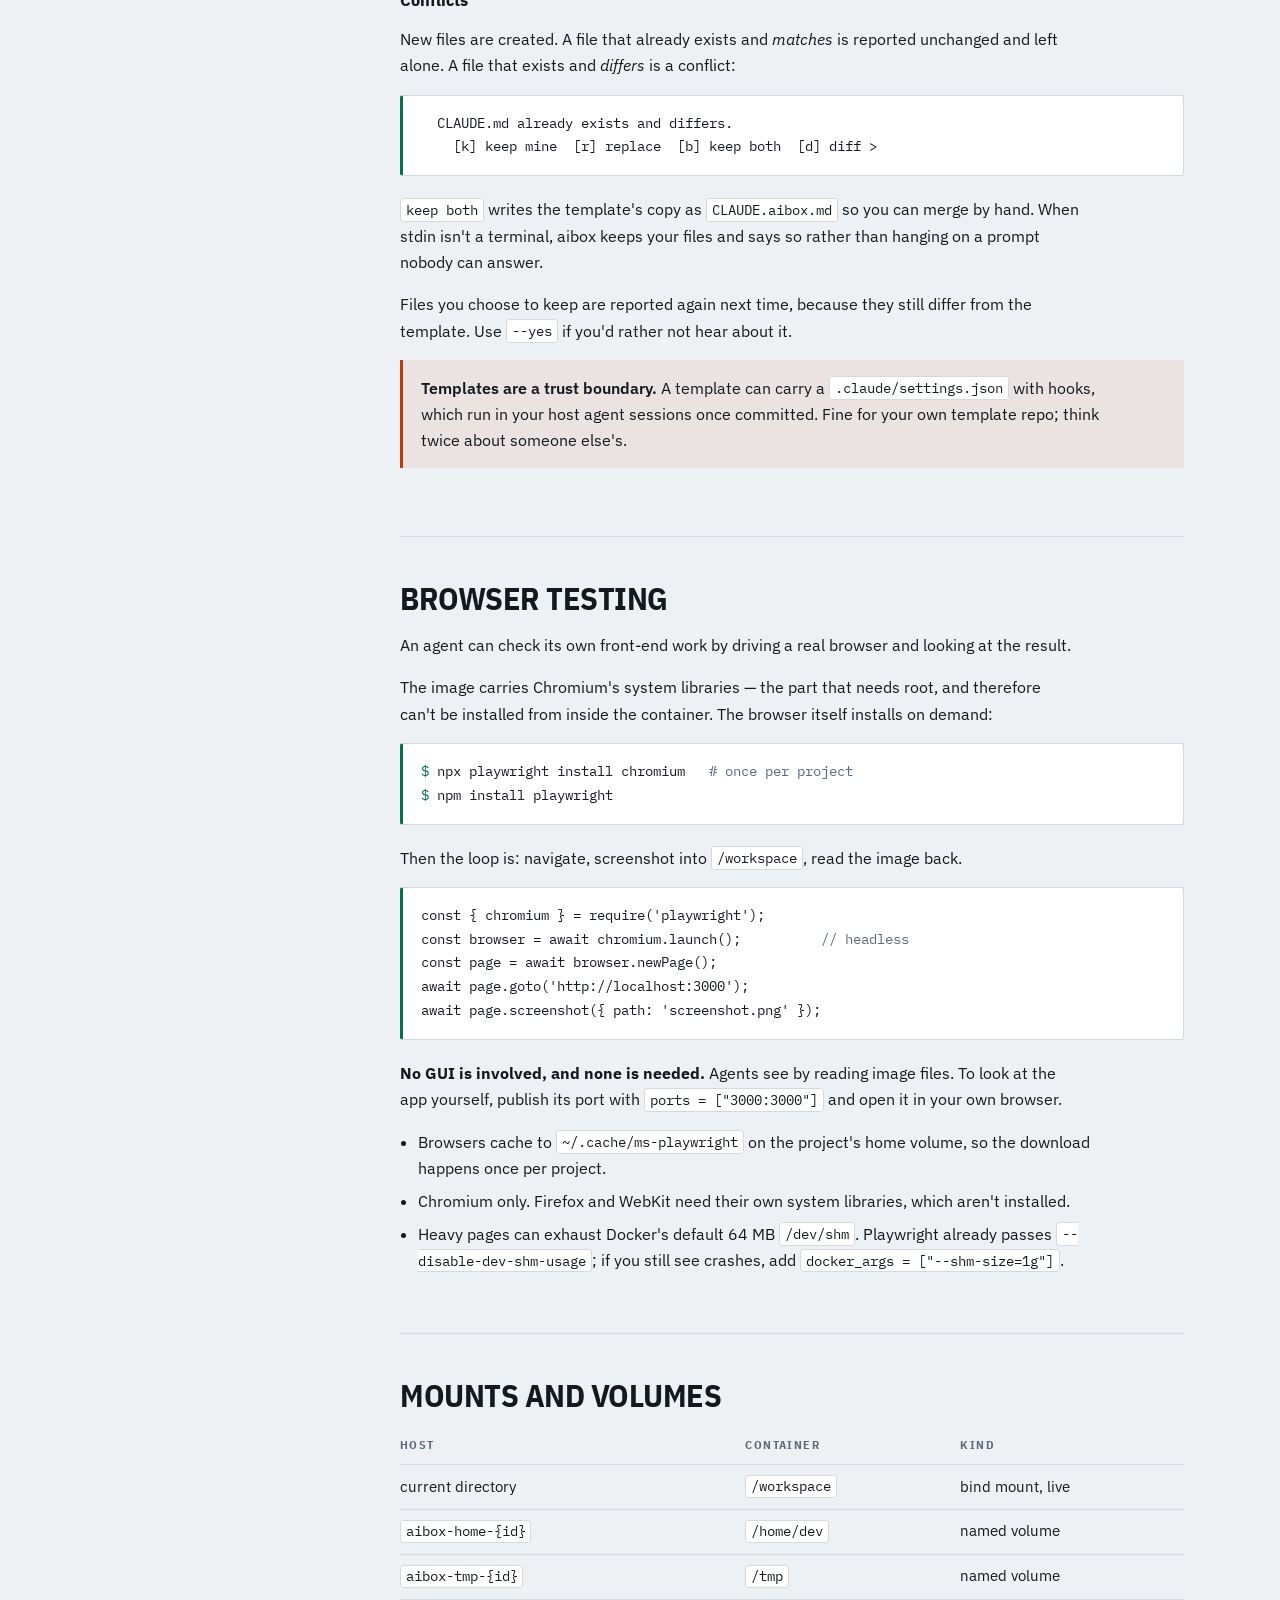
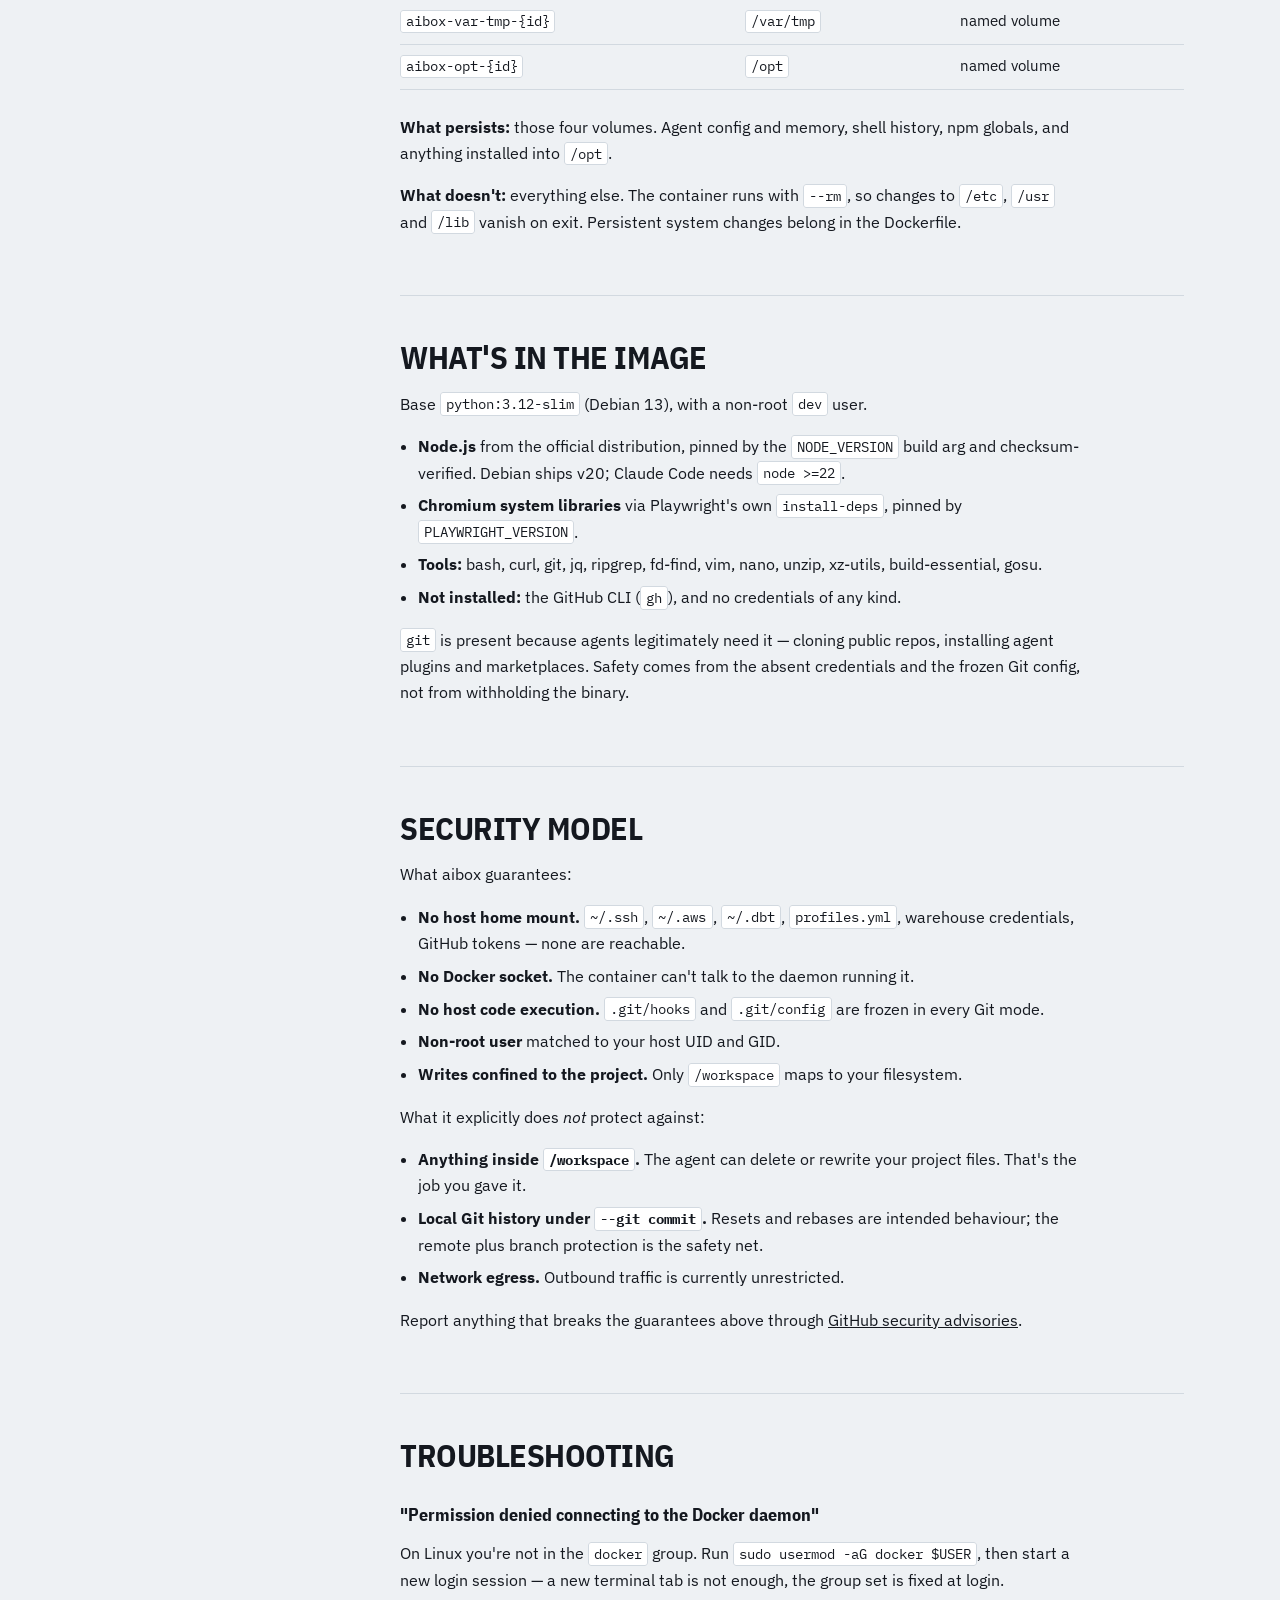
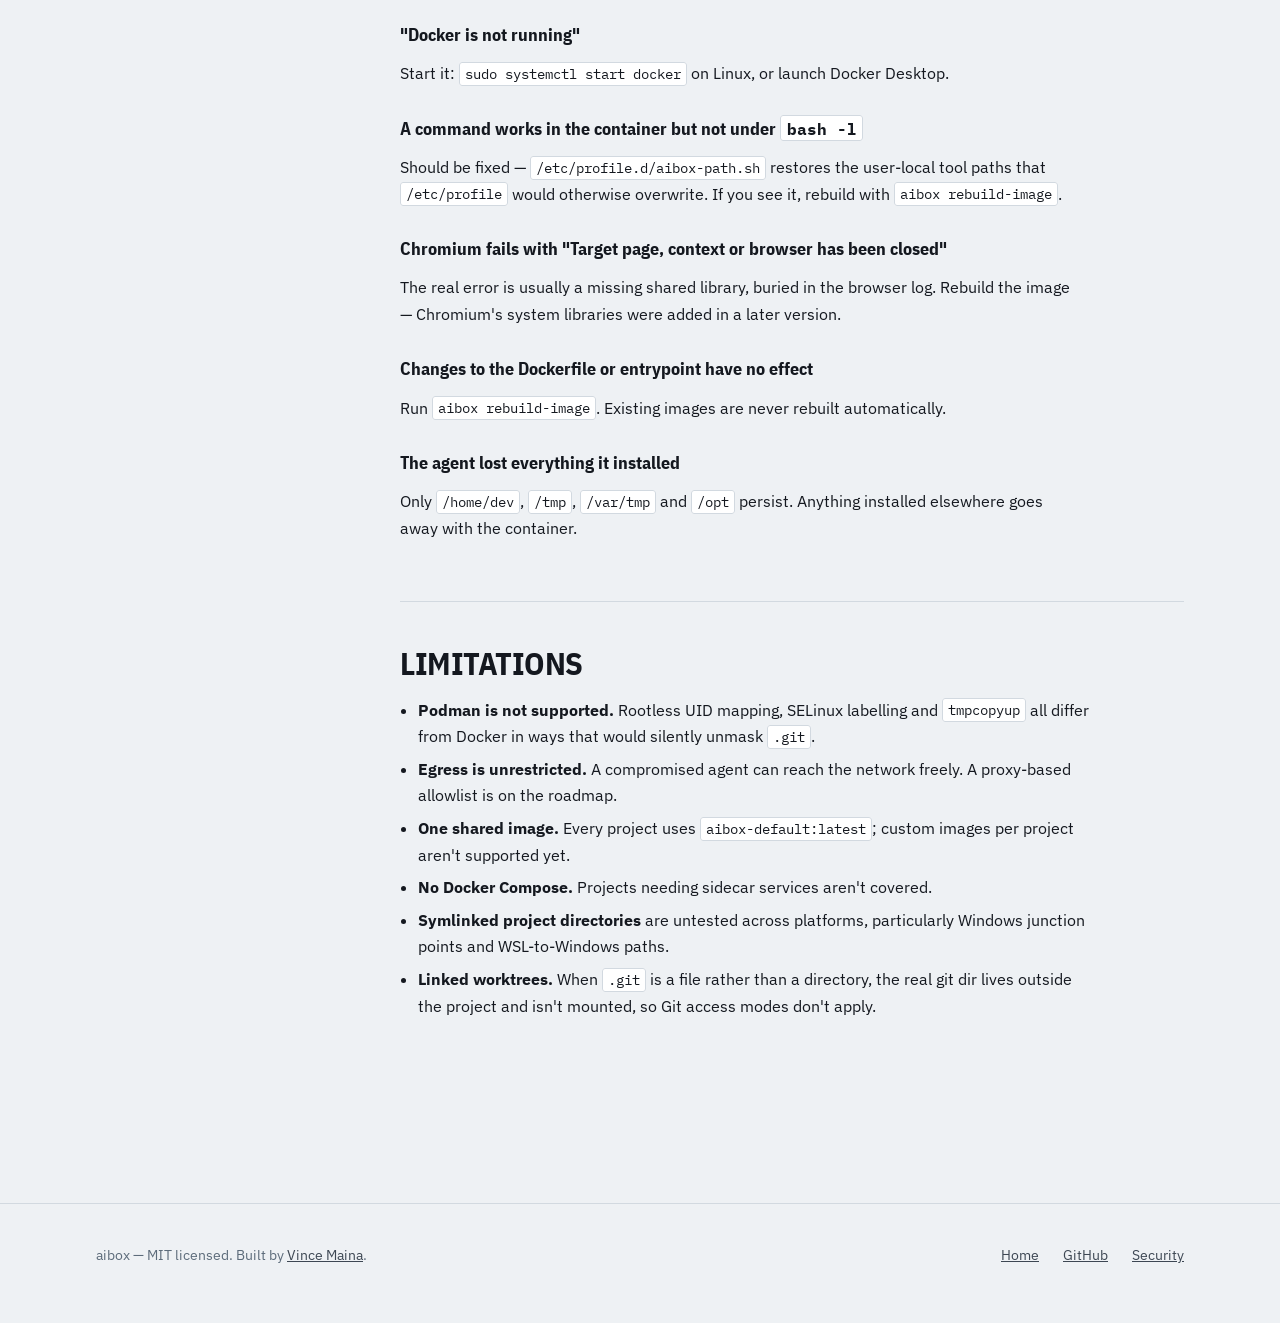
<file: docs/documentation.html>
<!doctype html>
<html lang="en">
<head>
<meta charset="utf-8">
<meta name="viewport" content="width=device-width, initial-scale=1">

<title>Documentation — aibox CLI reference, config and security model</title>
<meta name="description" content="Complete aibox reference: install, the run/init/info/remove-volume/rebuild-image commands and every flag, .aibox.toml and user config, Git access modes, templates, browser testing and troubleshooting.">
<link rel="canonical" href="https://vincemaina.github.io/aibox/documentation.html">

<meta property="og:type" content="article">
<meta property="og:site_name" content="aibox">
<meta property="og:title" content="aibox Documentation — CLI reference, configuration and security model">
<meta property="og:description" content="Every aibox command and flag, .aibox.toml and user-level config, Git access modes, templates and browser testing.">
<meta property="og:url" content="https://vincemaina.github.io/aibox/documentation.html">
<meta property="og:image" content="https://vincemaina.github.io/aibox/og-image.png">
<meta name="twitter:card" content="summary_large_image">
<meta name="twitter:title" content="aibox Documentation">
<meta name="twitter:description" content="Every aibox command and flag, configuration, Git access modes, templates and browser testing.">
<meta name="twitter:image" content="https://vincemaina.github.io/aibox/og-image.png">

<meta name="theme-color" content="#eef1f4" media="(prefers-color-scheme: light)">
<meta name="theme-color" content="#101419" media="(prefers-color-scheme: dark)">
<link rel="icon" href="data:image/svg+xml,<svg xmlns='http://www.w3.org/2000/svg' viewBox='0 0 32 32'><rect x='5' y='5' width='22' height='22' rx='4' fill='none' stroke='%230b6e4f' stroke-width='4'/></svg>">

<link rel="preconnect" href="https://fonts.googleapis.com">
<link rel="preconnect" href="https://fonts.gstatic.com" crossorigin>
<link href="https://fonts.googleapis.com/css2?family=IBM+Plex+Mono:wght@400;500;600&family=IBM+Plex+Sans+Condensed:wght@600;700&family=IBM+Plex+Sans:wght@400;500;600&display=swap" rel="stylesheet">
<link rel="stylesheet" href="style.css">

<script type="application/ld+json">
{
  "@context": "https://schema.org",
  "@type": "TechArticle",
  "headline": "aibox documentation",
  "description": "Reference documentation for the aibox CLI: commands, flags, configuration files, Git access modes, templates, browser testing and the security model.",
  "url": "https://vincemaina.github.io/aibox/documentation.html",
  "author": { "@type": "Person", "name": "Vince Maina" },
  "about": { "@type": "SoftwareApplication", "name": "aibox", "applicationCategory": "DeveloperApplication" }
}
</script>
</head>
<body>

<header class="masthead">
  <div class="wrap masthead__inner">
    <a class="wordmark" href="./">aibox</a>
    <nav>
      <a href="./">Home</a>
      <a href="#commands">Commands</a>
      <a href="#config">Config</a>
      <a href="https://github.com/vincemaina/aibox">GitHub</a>
    </nav>
  </div>
</header>

<div class="wrap docs">

  <aside class="toc">
    <nav aria-label="Documentation sections">
      <strong>Start</strong>
      <a href="#requirements">Requirements</a>
      <a href="#install">Installation</a>
      <a href="#quickstart">Quickstart</a>
      <strong>Reference</strong>
      <a href="#commands">Commands</a>
      <a href="#run">aibox run</a>
      <a href="#init">aibox init</a>
      <a href="#setup">aibox setup</a>
      <a href="#info">aibox info</a>
      <a href="#remove-volume">aibox remove-volume</a>
      <a href="#rebuild-image">aibox rebuild-image</a>
      <strong>Configuration</strong>
      <a href="#config">.aibox.toml</a>
      <a href="#user-config">User config</a>
      <strong>Guides</strong>
      <a href="#git">Git access</a>
      <a href="#templates">Templates</a>
      <a href="#browser">Browser testing</a>
      <a href="#mounts">Mounts and volumes</a>
      <a href="#image">What's in the image</a>
      <strong>Detail</strong>
      <a href="#security">Security model</a>
      <a href="#troubleshooting">Troubleshooting</a>
      <a href="#limitations">Limitations</a>
    </nav>
  </aside>

  <article>

    <section id="top">
      <p class="eyebrow">Documentation</p>
      <h2>aibox reference</h2>
      <p class="lede">aibox launches a disposable Docker container from any project directory, for running AI coding agents where they can edit your files but not reach your credentials.</p>
    </section>

    <section id="requirements">
      <h2>Requirements</h2>
      <ul>
        <li><strong>Python 3.11+</strong> — aibox uses <code>tomllib</code> from the standard library.</li>
        <li><strong>Docker installed and running.</strong> Verify with <code>docker version</code>.</li>
        <li><strong>macOS, Linux or Windows.</strong> The container is always Linux.</li>
      </ul>

      <h3>Platform notes</h3>
      <div class="table-scroll">
      <table>
        <thead><tr><th>Platform</th><th>Docker</th><th>Notes</th></tr></thead>
        <tbody>
          <tr><td>macOS</td><td>Docker Desktop</td><td>Bind-mount ownership is translated for you.</td></tr>
          <tr><td>Linux</td><td>Docker Engine or Desktop</td><td>The container's <code>dev</code> user is retuned to your host UID/GID at startup, so files you create stay yours.</td></tr>
          <tr><td>Windows</td><td>Docker Desktop or WSL2</td><td>Docker Desktop is paid for larger commercial use. WSL2 + Docker Engine is a free alternative — run <code>aibox</code> from inside WSL.</td></tr>
        </tbody>
      </table>
      </div>

      <p>On Linux, Docker Engine only accepts connections from members of the <code>docker</code> group:</p>
<pre><code><span class="p">$</span> sudo usermod -aG docker $USER   <span class="c"># then log out and back in</span></code></pre>
      <div class="note"><p><strong>Note:</strong> <code>docker</code> group membership is effectively root-level access on the host. Podman is not currently supported — its rootless UID mapping and <code>tmpcopyup</code> behaviour differ in ways that would silently unmask <code>.git</code>.</p></div>
    </section>

    <section id="install">
      <h2>Installation</h2>
      <p>pipx is recommended for command-line tools — it keeps aibox in its own environment and still puts it on your PATH.</p>
<pre><code><span class="p">$</span> pipx install git+https://github.com/vincemaina/aibox.git</code></pre>
      <p>Or from a local clone, in editable mode:</p>
<pre><code><span class="p">$</span> git clone https://github.com/vincemaina/aibox.git
<span class="p">$</span> pipx install -e ./aibox</code></pre>
      <p>Plain pip works too:</p>
<pre><code><span class="p">$</span> pip install -e .          <span class="c"># runtime only</span>
<span class="p">$</span> pip install -e ".[dev]"   <span class="c"># with pytest</span></code></pre>
      <p>Check it with <code>aibox --version</code>.</p>
    </section>

    <section id="quickstart">
      <h2>Quickstart</h2>
<pre><code><span class="p">$</span> cd ~/projects/my-app
<span class="p">$</span> aibox</code></pre>
      <p>That resolves a stable project ID, builds the image if needed, starts an interactive container with your project bind-mounted at <code>/workspace</code>, applies your Git access mode, and drops you into bash as the <code>dev</code> user. On exit the container is removed and the volumes remain.</p>
    </section>

    <section id="commands">
      <h2>Commands</h2>
      <div class="table-scroll">
      <table>
        <thead><tr><th>Command</th><th>What it does</th></tr></thead>
        <tbody>
          <tr><td><code>aibox</code></td><td>Same as <code>aibox run</code>.</td></tr>
          <tr><td><code>aibox run</code></td><td>Start an interactive container for this project.</td></tr>
          <tr><td><code>aibox init</code></td><td>Seed this project from your configured template(s).</td></tr>
          <tr><td><code>aibox setup</code></td><td>Configure your templates interactively. Runs automatically on first use.</td></tr>
          <tr><td><code>aibox info</code></td><td>Print project paths, IDs, image, container and volume names.</td></tr>
          <tr><td><code>aibox remove-volume</code></td><td>Delete this project's four persistent volumes.</td></tr>
          <tr><td><code>aibox rebuild-image</code></td><td>Rebuild <code>aibox-default:latest</code>.</td></tr>
        </tbody>
      </table>
      </div>
      <p>Global flags: <code>--version</code> prints the version, <code>--help</code> works on the top level and on every subcommand.</p>
    </section>

    <section id="run">
      <h2>aibox run</h2>
      <p>Starts the container. All flags are optional and compose with <code>.aibox.toml</code>.</p>
      <div class="table-scroll">
      <table>
        <thead><tr><th>Flag</th><th>Argument</th><th>Description</th></tr></thead>
        <tbody>
          <tr><td><code>-p</code>, <code>--port</code></td><td><code>HOST:CONTAINER</code></td><td>Publish a port. Repeatable.</td></tr>
          <tr><td><code>-e</code>, <code>--env</code></td><td><code>KEY=VALUE</code></td><td>Set an environment variable. Repeatable. Wins over aibox's own defaults.</td></tr>
          <tr><td><code>--env-file</code></td><td><code>PATH</code></td><td>Pass an env file to Docker. Repeatable.</td></tr>
          <tr><td><code>--shell</code></td><td><code>PATH</code></td><td>Command to run instead of <code>/bin/bash</code>.</td></tr>
          <tr><td><code>--git</code></td><td><code>masked</code> · <code>readonly</code> · <code>commit</code></td><td>How much of the host <code>.git</code> the agent gets. Default <code>commit</code>. See <a href="#git">Git access</a>.</td></tr>
          <tr><td><code>--refresh</code></td><td>—</td><td>Re-fetch remote templates now rather than waiting for the 24-hour cache to expire.</td></tr>
          <tr><td><code>--docker-arg</code></td><td><code>ARG</code></td><td>Raw passthrough to <code>docker run</code>. Repeatable.</td></tr>
          <tr><td><code>--user</code></td><td><code>USER</code></td><td>Container user. Defaults to <code>dev</code> on macOS/Windows; on Linux the entrypoint handles the UID match.</td></tr>
        </tbody>
      </table>
      </div>
      <div class="note"><p><strong>Watch out:</strong> when a <code>--docker-arg</code> value itself starts with <code>--</code>, use the <code>=</code> form: <code>--docker-arg=--add-host=host.docker.internal:host-gateway</code>. That's an argparse quirk, not an aibox bug.</p></div>
    </section>

    <section id="init">
      <h2>aibox init</h2>
      <p>Merges your template's <code>workspace/</code> into the current project. This is the only command that writes to your source tree, and it never overwrites without your say-so. See <a href="#templates">Templates</a>.</p>
      <div class="table-scroll">
      <table>
        <thead><tr><th>Flag</th><th>Argument</th><th>Description</th></tr></thead>
        <tbody>
          <tr><td><code>--template</code></td><td><code>REF</code></td><td>Git URL or local path. Repeatable. Overrides configured templates.</td></tr>
          <tr><td><code>--on-conflict</code></td><td><code>ask</code> · <code>skip</code> · <code>replace</code> · <code>keep-both</code></td><td>What to do when a file exists and differs. Default <code>ask</code>.</td></tr>
          <tr><td><code>--yes</code></td><td>—</td><td>Non-interactive. Same as <code>--on-conflict skip</code>.</td></tr>
          <tr><td><code>--refresh</code></td><td>—</td><td>Re-clone cached remote templates.</td></tr>
          <tr><td><code>--dry-run</code></td><td>—</td><td>Report the plan, write nothing.</td></tr>
        </tbody>
      </table>
      </div>
    </section>

    <section id="setup">
      <h2>aibox setup</h2>
      <p>Walks you through configuring your templates and writes <code>~/.config/aibox/config.toml</code>. It runs <strong>automatically the first time</strong> you use aibox, so you don't have to know the config file exists.</p>
<pre><code><span class="p">$</span> aibox setup

  Welcome to aibox

  Templates seed every project with your own agent guidance —
  a CLAUDE.md, your working practices, your skills — so you don't
  set them up by hand each time.

  Template repo URL or local path (Enter to skip): https://github.com/you/claude-starter

  Fetching…
    workspace/  3 file(s)  → merged into your projects
    home/       1 file(s)  → loaded into the container
  Added.

  Another template (Enter to finish):

  Saved to /home/you/.config/aibox/config.toml</code></pre>
      <p>It checks the layout as it goes. If a template has neither a <code>workspace/</code> nor a <code>home/</code> directory it would silently do nothing, so aibox says so, shows the expected structure, lists what it found at the top level instead, and links back to this page. You can still choose to use it.</p>
      <p>Run it again any time to change your templates. It needs a terminal; to configure aibox in a script, write the config file directly.</p>
    </section>

    <section id="info">
      <h2>aibox info</h2>
      <p>Prints everything aibox derived for this directory, without starting anything. Useful for checking which volumes belong to a project before deleting them.</p>
<pre><code><span class="p">$</span> aibox info

Project path:   /home/you/projects/my-app
Project ID:     my-app-a1b2c3d4
Container:      aibox-my-app-a1b2c3d4-20260815-105908-7f21dd
Image:          aibox-default:latest
Home volume:    aibox-home-my-app-a1b2c3d4
Tmp volume:     aibox-tmp-my-app-a1b2c3d4
Var tmp volume: aibox-var-tmp-my-app-a1b2c3d4
Opt volume:     aibox-opt-my-app-a1b2c3d4
Git access:     commit (history visible, agent can commit; hooks + config frozen)</code></pre>
      <p>The project ID is the folder name plus an 8-character hash of its absolute path, so two folders with the same name never share state, and moving a project gives it a fresh set of volumes.</p>
    </section>

    <section id="remove-volume">
      <h2>aibox remove-volume</h2>
      <p>Deletes the four persistent volumes for the current project only. Other projects are untouched. Prompts unless you pass <code>--force</code>.</p>
      <div class="table-scroll">
      <table>
        <thead><tr><th>Flag</th><th>Description</th></tr></thead>
        <tbody><tr><td><code>--force</code></td><td>Skip the confirmation prompt.</td></tr></tbody>
      </table>
      </div>
      <p>Use it when an agent has made a mess of its own environment, or to reclaim disk. Your project files are not affected — they live on your host, not in the volumes.</p>
    </section>

    <section id="rebuild-image">
      <h2>aibox rebuild-image</h2>
      <p>Rebuilds <code>aibox-default:latest</code>. All projects share this image, so a rebuild affects every box. Run it after changing the Dockerfile, or after upgrading aibox if the image contents changed.</p>
    </section>

    <section id="config">
      <h2>Project config: .aibox.toml</h2>
      <p>Optional, lives in the project root. aibox never creates it for you.</p>
<pre><code>ports = ["3000:3000", "8000:8000"]

env = ["NODE_ENV=development"]

env_files = [".env"]

shell = "/bin/bash"

<span class="c"># "commit" (default) | "readonly" | "masked"</span>
git = "commit"

<span class="c"># overrides your user-level list; [] opts this project out</span>
templates = ["https://github.com/you/claude-starter"]

docker_args = ["--add-host=host.docker.internal:host-gateway"]</code></pre>
      <p>How CLI flags compose with it:</p>
      <ul>
        <li><strong>List fields</strong> (<code>ports</code>, <code>env</code>, <code>env_files</code>, <code>docker_args</code>) — the CLI <em>appends</em> to the config values.</li>
        <li><strong><code>shell</code> and <code>git</code></strong> — the CLI flag <em>overrides</em> the config.</li>
        <li><strong><code>templates</code></strong> — replaces the user-level list entirely. <code>[]</code> means "no templates here".</li>
        <li><strong><code>user</code></strong> — CLI only; there is no config key.</li>
      </ul>
      <p>Unknown keys and wrong types are rejected with a single-line error, so a typo like <code>port =</code> tells you rather than being silently ignored.</p>
    </section>

    <section id="user-config">
      <h2>User config</h2>
      <p>Settings that belong to you rather than to a project live in <code>~/.config/aibox/config.toml</code> (or <code>$XDG_CONFIG_HOME/aibox/config.toml</code>, or <code>%APPDATA%\aibox</code> on Windows).</p>
<pre><code>templates = [
  "https://github.com/you/claude-starter",
  "~/dotfiles/aibox-template",
]</code></pre>
      <p>Cached template clones and staged seeds go under <code>~/.cache/aibox/</code>.</p>
    </section>

    <section id="git">
      <h2>Git access</h2>
      <p>By default the agent can read your commit history and make commits and branches. An agent that shapes its work into a clear sequence of commits produces something you can review, and reading history tells it the project's conventions.</p>
      <div class="table-scroll">
      <table>
        <thead><tr><th>Mode</th><th>The agent can</th><th>Use when</th></tr></thead>
        <tbody>
          <tr><td><code>commit</code> <em>(default)</em></td><td>read history, commit, branch, rebase</td><td>you want the agent to author its own history</td></tr>
          <tr><td><code>readonly</code></td><td>read history only</td><td>you want it to have context but will commit yourself</td></tr>
          <tr><td><code>masked</code></td><td>nothing — <code>.git</code> appears empty</td><td>a repo you don't want touched at all</td></tr>
        </tbody>
      </table>
      </div>

      <h3>What no mode allows</h3>
      <p>Two things stay locked down even in <code>commit</code> mode, because Git runs them <em>on your machine, as you</em>, the next time you use it:</p>
      <ul>
        <li><strong><code>.git/hooks/</code></strong> is covered by an empty tmpfs. The agent can't leave a <code>pre-commit</code> hook that fires when you next commit from your editor.</li>
        <li><strong><code>.git/config</code></strong> is re-mounted read-only. It can name commands through <code>core.pager</code>, <code>core.sshCommand</code>, <code>filter.*.clean</code>, <code>diff.*.textconv</code> and more.</li>
      </ul>
      <p>Both extend to submodule git directories under <code>.git/modules/</code>. The protection is the mount, not file permissions: writes land in throwaway container memory and never reach your disk.</p>
      <p>The visible side effect is that <code>git config</code> and <code>git remote add</code> fail inside the container. The agent can still write its own <code>~/.gitconfig</code>, which lives on the project's home volume.</p>

      <h3>Commit identity</h3>
      <p>Your global <code>~/.gitconfig</code> isn't mounted, so when a repo names no identity of its own, commits are attributed to <code>aibox agent &lt;agent@aibox.local&gt;</code>. That also makes sandbox commits obvious in <code>git log</code>. Override it:</p>
<pre><code><span class="p">$</span> aibox run -e GIT_AUTHOR_NAME="Your Name" -e GIT_AUTHOR_EMAIL=you@example.com</code></pre>
      <div class="note"><p><strong>Where protection actually lives:</strong> the agent has no credentials and no <code>gh</code>, so it can't push. Keeping shared history safe is the remote's job — use branch protection rules. A bad local commit is recoverable from the remote or the reflog.</p></div>
    </section>

    <section id="templates">
      <h2>Templates</h2>
      <p>If every project of yours wants the same agent guidance, keep it in one template repo and seed from it.</p>
<pre><code><span class="c"># ~/.config/aibox/config.toml</span>
templates = [
  "https://github.com/you/claude-starter",
  "~/dotfiles/aibox-template",     <span class="c"># local paths work too</span>
]</code></pre>
      <p>Templates apply in order, so you can layer a general starter with a language-specific one.</p>

      <h3>Layout</h3>
      <p>A template has up to two top-level directories, treated very differently:</p>
<pre><code>your-template/
├── workspace/          <span class="c">→ merged into your project by `aibox init`</span>
│   ├── CLAUDE.md
│   ├── claude-best-practices.md
│   └── .aibox.toml
└── home/               <span class="c">→ synced into the container on every `aibox run`</span>
    └── .claude/skills/</code></pre>
      <ul>
        <li><strong><code>workspace/</code></strong> is repo guidance. It gets committed, so collaborators and agents running on your host see it too. Because it's your source tree, <code>aibox init</code> never overwrites without asking and <code>aibox run</code> never touches it.</li>
        <li><strong><code>home/</code></strong> is your personal agent tooling. It lands on the container's per-project home volume, where an agent picks it up as <code>~/.claude/skills/</code>, and it never appears in your repo. That volume is disposable aibox state, so it refreshes every run without asking.</li>
      </ul>
      <p>Both are optional; a template can provide just one.</p>

      <h3>First run, and being offered the import</h3>
      <p>The first time you use aibox with no user config, it runs <a href="#setup"><code>aibox setup</code></a> for you and asks for a template.</p>
      <p>After that, when you start a box in a project that doesn't have your template files yet, aibox offers to add them:</p>
<pre><code>  This project doesn't have your template files yet.
  3 file(s) would be added. Nothing existing is overwritten.
  Import them? [Y]es  [n]ot now  [never]:</code></pre>
      <p><code>not now</code> asks again next time. <code>never</code> records that choice for this project only, in <code>~/.local/state/aibox/projects.json</code> — delete that file to be asked again. The offer never appears when there is nothing new to add, when you have no templates configured, or when there is no terminal, so scripted runs are unaffected.</p>

      <h3>The built-in agent briefing</h3>
      <p>Every box is seeded with an orientation document at <code>~/.claude/CLAUDE.md</code>, which agents read as user-level memory. There is nothing to configure — it is always present.</p>
      <p>It exists because an agent's default assumption is that your machine is its machine. Without it, agents waste turns searching for an SSH key you mentioned, retrying <code>git push</code> against a remote they cannot authenticate to, or trying to "fix" a read-only <code>.git/config</code>. The briefing covers:</p>
      <ul>
        <li><strong>Where it is</strong> — a disposable container, <code>/workspace</code> as a live mount of one real project, and which paths persist.</li>
        <li><strong>That your machine is not its machine</strong> — if you say your key is at <code>~/.ssh/id_ed25519</code>, that file genuinely isn't there. It's told to say so plainly rather than hunt for it or ask you to paste a secret.</li>
        <li><strong>What won't work and why</strong> — <code>git push</code>, <code>gh</code>, <code>git config</code>, <code>.git/hooks</code>, <code>apt-get</code>, including that the Git restrictions are host protections rather than bugs to route around.</li>
        <li><strong>What it can do</strong> — commit and branch freely, clone public repos, install packages, drive Chromium.</li>
        <li><strong>Hard rules</strong> — never attempt to escape the sandbox, never modify files outside <code>/workspace</code>, never work on another repository, never push to <code>main</code> or <code>master</code>, and never try to defeat a protection. A blocked action is a boundary to report, not an obstacle to work around.</li>
      </ul>
      <div class="note"><p><strong>Overriding it:</strong> a template that provides its own <code>home/.claude/CLAUDE.md</code> replaces the briefing entirely. If you do that, carry the guidance across.</p></div>

      <h3>Updating a template</h3>
      <p>Remote templates are cloned into <code>~/.cache/aibox/templates/</code> and reused, so <code>aibox run</code> isn't hitting the network every time you start a box. The cache expires after <strong>24 hours</strong>, after which the next command re-fetches — so pushing a change to your template repo reaches new boxes within a day without you doing anything.</p>
      <p>To pick up a change immediately:</p>
<pre><code><span class="p">$</span> aibox run --refresh     <span class="c"># re-fetch, then start the box</span>
<span class="p">$</span> aibox init --refresh    <span class="c"># re-fetch, then merge into this project</span></code></pre>
      <p><code>aibox setup</code> always fetches fresh, since you're actively configuring templates and a stale report would be misleading.</p>
      <p><strong>Local path templates are never cached.</strong> They're read in place, so edits apply on the very next run with no refresh at all — which makes a local path the easiest way to iterate on a template before pushing it.</p>
      <div class="note"><p><strong>Offline:</strong> a failed fetch is not an error when there's a cached copy. aibox warns, uses what it has, and starts the box. It re-clones into a staging directory and swaps on success, so a failed update can never leave you with a half-written template.</p></div>

      <h3>Conflicts</h3>
      <p>New files are created. A file that already exists and <em>matches</em> is reported unchanged and left alone. A file that exists and <em>differs</em> is a conflict:</p>
<pre><code>  CLAUDE.md already exists and differs.
    [k] keep mine  [r] replace  [b] keep both  [d] diff &gt;</code></pre>
      <p><code>keep both</code> writes the template's copy as <code>CLAUDE.aibox.md</code> so you can merge by hand. When stdin isn't a terminal, aibox keeps your files and says so rather than hanging on a prompt nobody can answer.</p>
      <p>Files you choose to keep are reported again next time, because they still differ from the template. Use <code>--yes</code> if you'd rather not hear about it.</p>
      <div class="note"><p><strong>Templates are a trust boundary.</strong> A template can carry a <code>.claude/settings.json</code> with hooks, which run in your host agent sessions once committed. Fine for your own template repo; think twice about someone else's.</p></div>
    </section>

    <section id="browser">
      <h2>Browser testing</h2>
      <p>An agent can check its own front-end work by driving a real browser and looking at the result.</p>
      <p>The image carries Chromium's system libraries — the part that needs root, and therefore can't be installed from inside the container. The browser itself installs on demand:</p>
<pre><code><span class="p">$</span> npx playwright install chromium   <span class="c"># once per project</span>
<span class="p">$</span> npm install playwright</code></pre>
      <p>Then the loop is: navigate, screenshot into <code>/workspace</code>, read the image back.</p>
<pre><code>const { chromium } = require('playwright');
const browser = await chromium.launch();          <span class="c">// headless</span>
const page = await browser.newPage();
await page.goto('http://localhost:3000');
await page.screenshot({ path: 'screenshot.png' });</code></pre>
      <p><strong>No GUI is involved, and none is needed.</strong> Agents see by reading image files. To look at the app yourself, publish its port with <code>ports = ["3000:3000"]</code> and open it in your own browser.</p>
      <ul>
        <li>Browsers cache to <code>~/.cache/ms-playwright</code> on the project's home volume, so the download happens once per project.</li>
        <li>Chromium only. Firefox and WebKit need their own system libraries, which aren't installed.</li>
        <li>Heavy pages can exhaust Docker's default 64&nbsp;MB <code>/dev/shm</code>. Playwright already passes <code>--disable-dev-shm-usage</code>; if you still see crashes, add <code>docker_args = ["--shm-size=1g"]</code>.</li>
      </ul>
    </section>

    <section id="mounts">
      <h2>Mounts and volumes</h2>
      <div class="table-scroll">
      <table>
        <thead><tr><th>Host</th><th>Container</th><th>Kind</th></tr></thead>
        <tbody>
          <tr><td>current directory</td><td><code>/workspace</code></td><td>bind mount, live</td></tr>
          <tr><td><code>aibox-home-{id}</code></td><td><code>/home/dev</code></td><td>named volume</td></tr>
          <tr><td><code>aibox-tmp-{id}</code></td><td><code>/tmp</code></td><td>named volume</td></tr>
          <tr><td><code>aibox-var-tmp-{id}</code></td><td><code>/var/tmp</code></td><td>named volume</td></tr>
          <tr><td><code>aibox-opt-{id}</code></td><td><code>/opt</code></td><td>named volume</td></tr>
        </tbody>
      </table>
      </div>
      <p><strong>What persists:</strong> those four volumes. Agent config and memory, shell history, npm globals, and anything installed into <code>/opt</code>.</p>
      <p><strong>What doesn't:</strong> everything else. The container runs with <code>--rm</code>, so changes to <code>/etc</code>, <code>/usr</code> and <code>/lib</code> vanish on exit. Persistent system changes belong in the Dockerfile.</p>
    </section>

    <section id="image">
      <h2>What's in the image</h2>
      <p>Base <code>python:3.12-slim</code> (Debian 13), with a non-root <code>dev</code> user.</p>
      <ul>
        <li><strong>Node.js</strong> from the official distribution, pinned by the <code>NODE_VERSION</code> build arg and checksum-verified. Debian ships v20; Claude Code needs <code>node &gt;=22</code>.</li>
        <li><strong>Chromium system libraries</strong> via Playwright's own <code>install-deps</code>, pinned by <code>PLAYWRIGHT_VERSION</code>.</li>
        <li><strong>Tools:</strong> bash, curl, git, jq, ripgrep, fd-find, vim, nano, unzip, xz-utils, build-essential, gosu.</li>
        <li><strong>Not installed:</strong> the GitHub CLI (<code>gh</code>), and no credentials of any kind.</li>
      </ul>
      <p><code>git</code> is present because agents legitimately need it — cloning public repos, installing agent plugins and marketplaces. Safety comes from the absent credentials and the frozen Git config, not from withholding the binary.</p>
    </section>

    <section id="security">
      <h2>Security model</h2>
      <p>What aibox guarantees:</p>
      <ul>
        <li><strong>No host home mount.</strong> <code>~/.ssh</code>, <code>~/.aws</code>, <code>~/.dbt</code>, <code>profiles.yml</code>, warehouse credentials, GitHub tokens — none are reachable.</li>
        <li><strong>No Docker socket.</strong> The container can't talk to the daemon running it.</li>
        <li><strong>No host code execution.</strong> <code>.git/hooks</code> and <code>.git/config</code> are frozen in every Git mode.</li>
        <li><strong>Non-root user</strong> matched to your host UID and GID.</li>
        <li><strong>Writes confined to the project.</strong> Only <code>/workspace</code> maps to your filesystem.</li>
      </ul>
      <p>What it explicitly does <em>not</em> protect against:</p>
      <ul>
        <li><strong>Anything inside <code>/workspace</code>.</strong> The agent can delete or rewrite your project files. That's the job you gave it.</li>
        <li><strong>Local Git history under <code>--git commit</code>.</strong> Resets and rebases are intended behaviour; the remote plus branch protection is the safety net.</li>
        <li><strong>Network egress.</strong> Outbound traffic is currently unrestricted.</li>
      </ul>
      <p>Report anything that breaks the guarantees above through <a href="https://github.com/vincemaina/aibox/security/advisories/new">GitHub security advisories</a>.</p>
    </section>

    <section id="troubleshooting">
      <h2>Troubleshooting</h2>

      <h3>"Permission denied connecting to the Docker daemon"</h3>
      <p>On Linux you're not in the <code>docker</code> group. Run <code>sudo usermod -aG docker $USER</code>, then start a new login session — a new terminal tab is not enough, the group set is fixed at login.</p>

      <h3>"Docker is not running"</h3>
      <p>Start it: <code>sudo systemctl start docker</code> on Linux, or launch Docker Desktop.</p>

      <h3>A command works in the container but not under <code>bash -l</code></h3>
      <p>Should be fixed — <code>/etc/profile.d/aibox-path.sh</code> restores the user-local tool paths that <code>/etc/profile</code> would otherwise overwrite. If you see it, rebuild with <code>aibox rebuild-image</code>.</p>

      <h3>Chromium fails with "Target page, context or browser has been closed"</h3>
      <p>The real error is usually a missing shared library, buried in the browser log. Rebuild the image — Chromium's system libraries were added in a later version.</p>

      <h3>Changes to the Dockerfile or entrypoint have no effect</h3>
      <p>Run <code>aibox rebuild-image</code>. Existing images are never rebuilt automatically.</p>

      <h3>The agent lost everything it installed</h3>
      <p>Only <code>/home/dev</code>, <code>/tmp</code>, <code>/var/tmp</code> and <code>/opt</code> persist. Anything installed elsewhere goes away with the container.</p>
    </section>

    <section id="limitations">
      <h2>Limitations</h2>
      <ul>
        <li><strong>Podman is not supported.</strong> Rootless UID mapping, SELinux labelling and <code>tmpcopyup</code> all differ from Docker in ways that would silently unmask <code>.git</code>.</li>
        <li><strong>Egress is unrestricted.</strong> A compromised agent can reach the network freely. A proxy-based allowlist is on the roadmap.</li>
        <li><strong>One shared image.</strong> Every project uses <code>aibox-default:latest</code>; custom images per project aren't supported yet.</li>
        <li><strong>No Docker Compose.</strong> Projects needing sidecar services aren't covered.</li>
        <li><strong>Symlinked project directories</strong> are untested across platforms, particularly Windows junction points and WSL-to-Windows paths.</li>
        <li><strong>Linked worktrees.</strong> When <code>.git</code> is a file rather than a directory, the real git dir lives outside the project and isn't mounted, so Git access modes don't apply.</li>
      </ul>
    </section>

  </article>
</div>

<footer class="footer">
  <div class="wrap footer__inner">
    <span>aibox — MIT licensed. Built by <a href="https://github.com/vincemaina">Vince Maina</a>.</span>
    <nav>
      <a href="./">Home</a>
      <a href="https://github.com/vincemaina/aibox">GitHub</a>
      <a href="https://github.com/vincemaina/aibox/blob/main/SECURITY.md">Security</a>
    </nav>
  </div>
</footer>

</body>
</html>
</file>
<file: docs/style.css>
/* aibox site — engineering spec-sheet direction.
   Palette and type are documented in docs/CLAUDE.md. */

:root {
  --paper: #eef1f4;
  --paper-raised: #f109;
  --surface: #ffffff;
  --ink: #14181f;
  --ink-soft: #3d4753;
  --steel: #5c6b7a;
  --rule: #d2d9e0;
  --rule-strong: #b6c1cb;
  --seal: #0b6e4f;
  --seal-bg: #0b6e4f14;
  --stamp: #b93d10;
  --stamp-bg: #b93d1014;
  --focus: #1d4ed8;

  --display: "IBM Plex Sans Condensed", "Helvetica Neue", Arial, sans-serif;
  --body: "IBM Plex Sans", system-ui, -apple-system, "Segoe UI", sans-serif;
  --mono: "IBM Plex Mono", ui-monospace, "SF Mono", Menlo, Consolas, monospace;

  --gutter: clamp(1.25rem, 4vw, 3rem);
  --measure: 68ch;
}

@media (prefers-color-scheme: dark) {
  :root {
    --paper: #101419;
    --surface: #171c23;
    --ink: #e7ecf1;
    --ink-soft: #b3bfcb;
    --steel: #8b9aa9;
    --rule: #29323c;
    --rule-strong: #3a4653;
    --seal: #3fc898;
    --seal-bg: #3fc8981f;
    --stamp: #ff8f5e;
    --stamp-bg: #ff8f5e1f;
    --focus: #7aa2ff;
  }
}

*,
*::before,
*::after { box-sizing: border-box; }

html { scroll-behavior: smooth; scroll-padding-top: 5rem; }

@media (prefers-reduced-motion: reduce) {
  html { scroll-behavior: auto; }
  *, *::before, *::after {
    animation-duration: 0.01ms !important;
    animation-iteration-count: 1 !important;
    transition-duration: 0.01ms !important;
  }
}

body {
  margin: 0;
  background: var(--paper);
  color: var(--ink);
  font-family: var(--body);
  font-size: 1rem;
  line-height: 1.65;
  -webkit-font-smoothing: antialiased;
}

.wrap {
  width: 100%;
  max-width: 74rem;
  margin-inline: auto;
  padding-inline: var(--gutter);
}

a { color: inherit; }
a:focus-visible,
button:focus-visible,
summary:focus-visible {
  outline: 2px solid var(--focus);
  outline-offset: 3px;
  border-radius: 2px;
}

code, kbd, pre, samp { font-family: var(--mono); }

/* ---------- masthead ---------- */

.masthead {
  position: sticky;
  top: 0;
  z-index: 50;
  background: color-mix(in srgb, var(--paper) 88%, transparent);
  backdrop-filter: blur(10px);
  border-bottom: 1px solid var(--rule);
}

.masthead__inner {
  display: flex;
  align-items: center;
  gap: 1.5rem;
  min-height: 3.75rem;
}

.wordmark {
  font-family: var(--mono);
  font-weight: 600;
  font-size: 1.0625rem;
  letter-spacing: -0.02em;
  text-decoration: none;
  display: inline-flex;
  align-items: center;
  gap: 0.5rem;
}

.wordmark::before {
  content: "";
  width: 0.85rem;
  height: 0.85rem;
  border: 2px solid var(--seal);
  border-radius: 2px;
}

.masthead nav {
  margin-left: auto;
  display: flex;
  gap: 1.5rem;
  font-size: 0.875rem;
}

.masthead nav a {
  text-decoration: none;
  color: var(--ink-soft);
  padding-block: 0.25rem;
  border-bottom: 1px solid transparent;
}

.masthead nav a:hover { color: var(--ink); border-bottom-color: var(--rule-strong); }

/* ---------- shared section furniture ---------- */

.eyebrow {
  font-family: var(--display);
  font-size: 0.75rem;
  font-weight: 700;
  letter-spacing: 0.16em;
  text-transform: uppercase;
  color: var(--steel);
  margin: 0 0 0.75rem;
}

.band { padding-block: clamp(3.5rem, 8vw, 6rem); border-top: 1px solid var(--rule); }
.band:first-of-type { border-top: 0; }

h1, h2, h3 { font-family: var(--display); letter-spacing: -0.015em; line-height: 1.08; }

h2 {
  font-size: clamp(1.75rem, 4vw, 2.5rem);
  font-weight: 700;
  margin: 0 0 0.75rem;
  text-transform: uppercase;
}

.lede { font-size: 1.125rem; color: var(--ink-soft); max-width: var(--measure); margin: 0 0 2.5rem; }

/* ---------- hero ---------- */

.hero { padding-block: clamp(3rem, 7vw, 5.5rem) clamp(2.5rem, 6vw, 4rem); }

.hero h1 {
  font-size: clamp(2.25rem, 5.4vw, 3.875rem);
  font-weight: 700;
  text-transform: uppercase;
  margin: 0 0 1.25rem;
  max-width: 21ch;
}

.hero h1 em {
  font-style: normal;
  display: block;
  color: var(--steel);
}

.hero__sub {
  font-size: clamp(1.0625rem, 2vw, 1.3125rem);
  color: var(--ink-soft);
  max-width: 52ch;
  margin: 0 0 2rem;
}

.hero__sub strong { color: var(--ink); font-weight: 600; }

.actions { display: flex; flex-wrap: wrap; gap: 0.75rem; align-items: center; }

.btn {
  display: inline-flex;
  align-items: center;
  gap: 0.5rem;
  padding: 0.7rem 1.15rem;
  border: 1px solid var(--ink);
  background: var(--ink);
  color: var(--paper);
  font-family: var(--mono);
  font-size: 0.9375rem;
  text-decoration: none;
  border-radius: 3px;
  transition: transform 0.12s ease, box-shadow 0.12s ease;
}

.btn:hover { transform: translateY(-1px); box-shadow: 0 4px 14px #14181f22; }

.btn--ghost { background: transparent; color: var(--ink); border-color: var(--rule-strong); }
.btn--ghost:hover { border-color: var(--ink); }

/* ---------- the signature: container boundary ledger ---------- */

.ledger {
  margin-top: clamp(2.5rem, 6vw, 4rem);
  border: 1px solid var(--rule-strong);
  border-radius: 4px;
  background: var(--surface);
  display: grid;
  grid-template-columns: 1fr auto 1fr;
  overflow: hidden;
}

.ledger__head {
  grid-column: 1 / -1;
  display: flex;
  justify-content: space-between;
  gap: 1rem;
  padding: 0.6rem 1rem;
  border-bottom: 1px solid var(--rule);
  font-family: var(--mono);
  font-size: 0.6875rem;
  letter-spacing: 0.1em;
  text-transform: uppercase;
  color: var(--steel);
}

.ledger__col { padding: 1.25rem clamp(1rem, 2.5vw, 1.75rem) 1.5rem; }

.ledger__col h2 {
  font-size: 0.8125rem;
  letter-spacing: 0.14em;
  margin: 0 0 1rem;
  color: var(--steel);
}

.ledger__spine {
  width: 1px;
  background: repeating-linear-gradient(
    to bottom, var(--rule-strong) 0 6px, transparent 6px 12px
  );
  position: relative;
}

.ledger__spine span {
  position: absolute;
  top: 50%;
  left: 50%;
  translate: -50% -50%;
  rotate: 90deg;
  /* The containing block is 1px wide, so shrink-to-fit collapses the label
     to one character per line without an explicit intrinsic width. */
  width: max-content;
  white-space: nowrap;
  background: var(--surface);
  padding: 0.4rem 0.6rem;
  font-family: var(--mono);
  font-size: 0.625rem;
  letter-spacing: 0.22em;
  text-transform: uppercase;
  color: var(--steel);
}

.ledger ul { list-style: none; margin: 0; padding: 0; display: grid; gap: 0.55rem; }

.ledger li {
  display: flex;
  align-items: baseline;
  justify-content: space-between;
  gap: 1rem;
  font-family: var(--mono);
  font-size: 0.875rem;
  padding-bottom: 0.55rem;
  border-bottom: 1px dotted var(--rule);
}

.ledger li:last-child { border-bottom: 0; padding-bottom: 0; }

.tag {
  flex: none;
  font-size: 0.6875rem;
  letter-spacing: 0.06em;
  text-transform: uppercase;
  padding: 0.15rem 0.45rem;
  border-radius: 2px;
  white-space: nowrap;
}

.tag--allow { color: var(--seal); background: var(--seal-bg); }
.tag--deny { color: var(--stamp); background: var(--stamp-bg); }

.ledger__col--out li > span:first-child { text-decoration: line-through; text-decoration-color: var(--stamp); color: var(--steel); }

.ledger__foot {
  grid-column: 1 / -1;
  border-top: 1px solid var(--rule);
  padding: 0.75rem 1rem;
  font-size: 0.8125rem;
  color: var(--steel);
}

.ledger__foot code { color: var(--ink-soft); }

@media (max-width: 46rem) {
  .ledger { grid-template-columns: 1fr; }
  .ledger__spine { width: auto; height: 1px; background: repeating-linear-gradient(to right, var(--rule-strong) 0 6px, transparent 6px 12px); }
  .ledger__spine span { rotate: none; }
}

/* ---------- feature list ---------- */

.specs { display: grid; gap: 0; border-top: 1px solid var(--rule); }

.spec {
  display: grid;
  grid-template-columns: minmax(0, 15rem) minmax(0, 1fr);
  /* column-gap only — a row gap would separate stacked paragraphs in column two. */
  column-gap: clamp(0.5rem, 3vw, 2.5rem);
  padding-block: 1.5rem;
  border-bottom: 1px solid var(--rule);
}

.spec h3 {
  margin: 0;
  font-size: 1.0625rem;
  font-weight: 600;
  text-transform: uppercase;
  letter-spacing: 0.04em;
}

/* Pin prose to the second column: without this, grid auto-placement drops a
   second <p> back under the heading in column one. */
.spec p { grid-column: 2; margin: 0; color: var(--ink-soft); max-width: var(--measure); }
.spec p + p { margin-top: 0.6rem; }
.spec code { font-size: 0.9em; color: var(--ink); }

@media (max-width: 46rem) {
  .spec { grid-template-columns: 1fr; }
  .spec p { grid-column: 1; }
  .spec h3 { margin-bottom: 0.5rem; }
}

/* ---------- code ---------- */

pre {
  margin: 0 0 1.25rem;
  padding: 1rem 1.15rem;
  background: var(--surface);
  border: 1px solid var(--rule);
  border-left: 3px solid var(--seal);
  border-radius: 3px;
  overflow-x: auto;
  font-size: 0.875rem;
  line-height: 1.7;
}

pre .c { color: var(--steel); }
pre .p { color: var(--seal); user-select: none; }

:not(pre) > code {
  background: var(--surface);
  border: 1px solid var(--rule);
  border-radius: 3px;
  padding: 0.1em 0.35em;
  font-size: 0.9em;
}

/* ---------- steps ---------- */

.steps { counter-reset: step; display: grid; gap: 1.75rem; }
.step { position: relative; padding-left: 2.75rem; }

.step::before {
  counter-increment: step;
  content: counter(step);
  position: absolute;
  left: 0;
  top: 0.1rem;
  width: 1.75rem;
  height: 1.75rem;
  display: grid;
  place-items: center;
  border: 1px solid var(--rule-strong);
  border-radius: 50%;
  font-family: var(--mono);
  font-size: 0.8125rem;
  color: var(--steel);
}

.step h3 { margin: 0 0 0.4rem; font-size: 1.0625rem; text-transform: none; letter-spacing: 0; }
.step p { margin: 0 0 0.75rem; color: var(--ink-soft); }

/* ---------- tables ---------- */

.table-scroll { overflow-x: auto; margin-bottom: 1.5rem; }

table { width: 100%; border-collapse: collapse; font-size: 0.9375rem; }

th, td {
  text-align: left;
  padding: 0.6rem 0.9rem 0.6rem 0;
  border-bottom: 1px solid var(--rule);
  vertical-align: top;
}

th {
  font-family: var(--display);
  font-size: 0.75rem;
  letter-spacing: 0.12em;
  text-transform: uppercase;
  color: var(--steel);
  white-space: nowrap;
}

td code { white-space: nowrap; }
td:last-child { padding-right: 0; }

/* ---------- docs layout ---------- */

.docs { display: grid; grid-template-columns: 15rem minmax(0, 1fr); gap: clamp(2rem, 5vw, 4rem); padding-block: 3rem 5rem; }

.toc { position: sticky; top: 5rem; align-self: start; max-height: calc(100vh - 7rem); overflow-y: auto; font-size: 0.875rem; }
.toc strong { display: block; font-family: var(--display); font-size: 0.75rem; letter-spacing: 0.14em; text-transform: uppercase; color: var(--steel); margin: 1.5rem 0 0.5rem; }
.toc strong:first-child { margin-top: 0; }
.toc a { display: block; padding: 0.25rem 0; color: var(--ink-soft); text-decoration: none; border-left: 2px solid var(--rule); padding-left: 0.75rem; }
.toc a:hover { color: var(--ink); border-left-color: var(--seal); }

.docs article > section { padding-bottom: 2.75rem; margin-bottom: 2.75rem; border-bottom: 1px solid var(--rule); }
.docs article > section:last-child { border-bottom: 0; }
.docs h2 { font-size: clamp(1.5rem, 3vw, 2rem); margin-top: 0; }
.docs h3 { font-size: 1.125rem; text-transform: none; letter-spacing: 0; margin: 2rem 0 0.6rem; }
.docs p, .docs li { max-width: var(--measure); }
.docs ul, .docs ol { padding-left: 1.15rem; }
.docs li { margin-bottom: 0.4rem; }

.note {
  border-left: 3px solid var(--stamp);
  background: var(--stamp-bg);
  padding: 0.9rem 1.1rem;
  border-radius: 0 3px 3px 0;
  margin-bottom: 1.5rem;
}

.note p { margin: 0; }
.note strong { font-weight: 600; }

@media (max-width: 60rem) {
  .docs { grid-template-columns: 1fr; }
  .toc { position: static; max-height: none; border-bottom: 1px solid var(--rule); padding-bottom: 1.5rem; }
}

/* ---------- faq ---------- */

.faq details { border-bottom: 1px solid var(--rule); padding: 1rem 0; }
.faq summary { cursor: pointer; font-family: var(--display); font-size: 1.0625rem; font-weight: 600; list-style: none; display: flex; justify-content: space-between; gap: 1rem; }
.faq summary::-webkit-details-marker { display: none; }
.faq summary::after { content: "+"; font-family: var(--mono); color: var(--steel); flex: none; }
.faq details[open] summary::after { content: "\2212"; }
.faq details p { margin: 0.75rem 0 0; color: var(--ink-soft); max-width: var(--measure); }

/* ---------- footer ---------- */

.footer { border-top: 1px solid var(--rule); padding-block: 2.5rem 3.5rem; font-size: 0.875rem; color: var(--steel); }
.footer__inner { display: flex; flex-wrap: wrap; gap: 1rem 2rem; align-items: baseline; }
.footer a { color: var(--ink-soft); }
.footer nav { margin-left: auto; display: flex; gap: 1.5rem; flex-wrap: wrap; }

/* ---------- load reveal ---------- */

@media (prefers-reduced-motion: no-preference) {
  .ledger li { animation: rise 0.5s cubic-bezier(0.2, 0.7, 0.3, 1) backwards; }
  .ledger li:nth-child(1) { animation-delay: 0.05s; }
  .ledger li:nth-child(2) { animation-delay: 0.1s; }
  .ledger li:nth-child(3) { animation-delay: 0.15s; }
  .ledger li:nth-child(4) { animation-delay: 0.2s; }
  .ledger li:nth-child(5) { animation-delay: 0.25s; }
  @keyframes rise { from { opacity: 0; translate: 0 6px; } to { opacity: 1; translate: 0 0; } }
}
</file>
